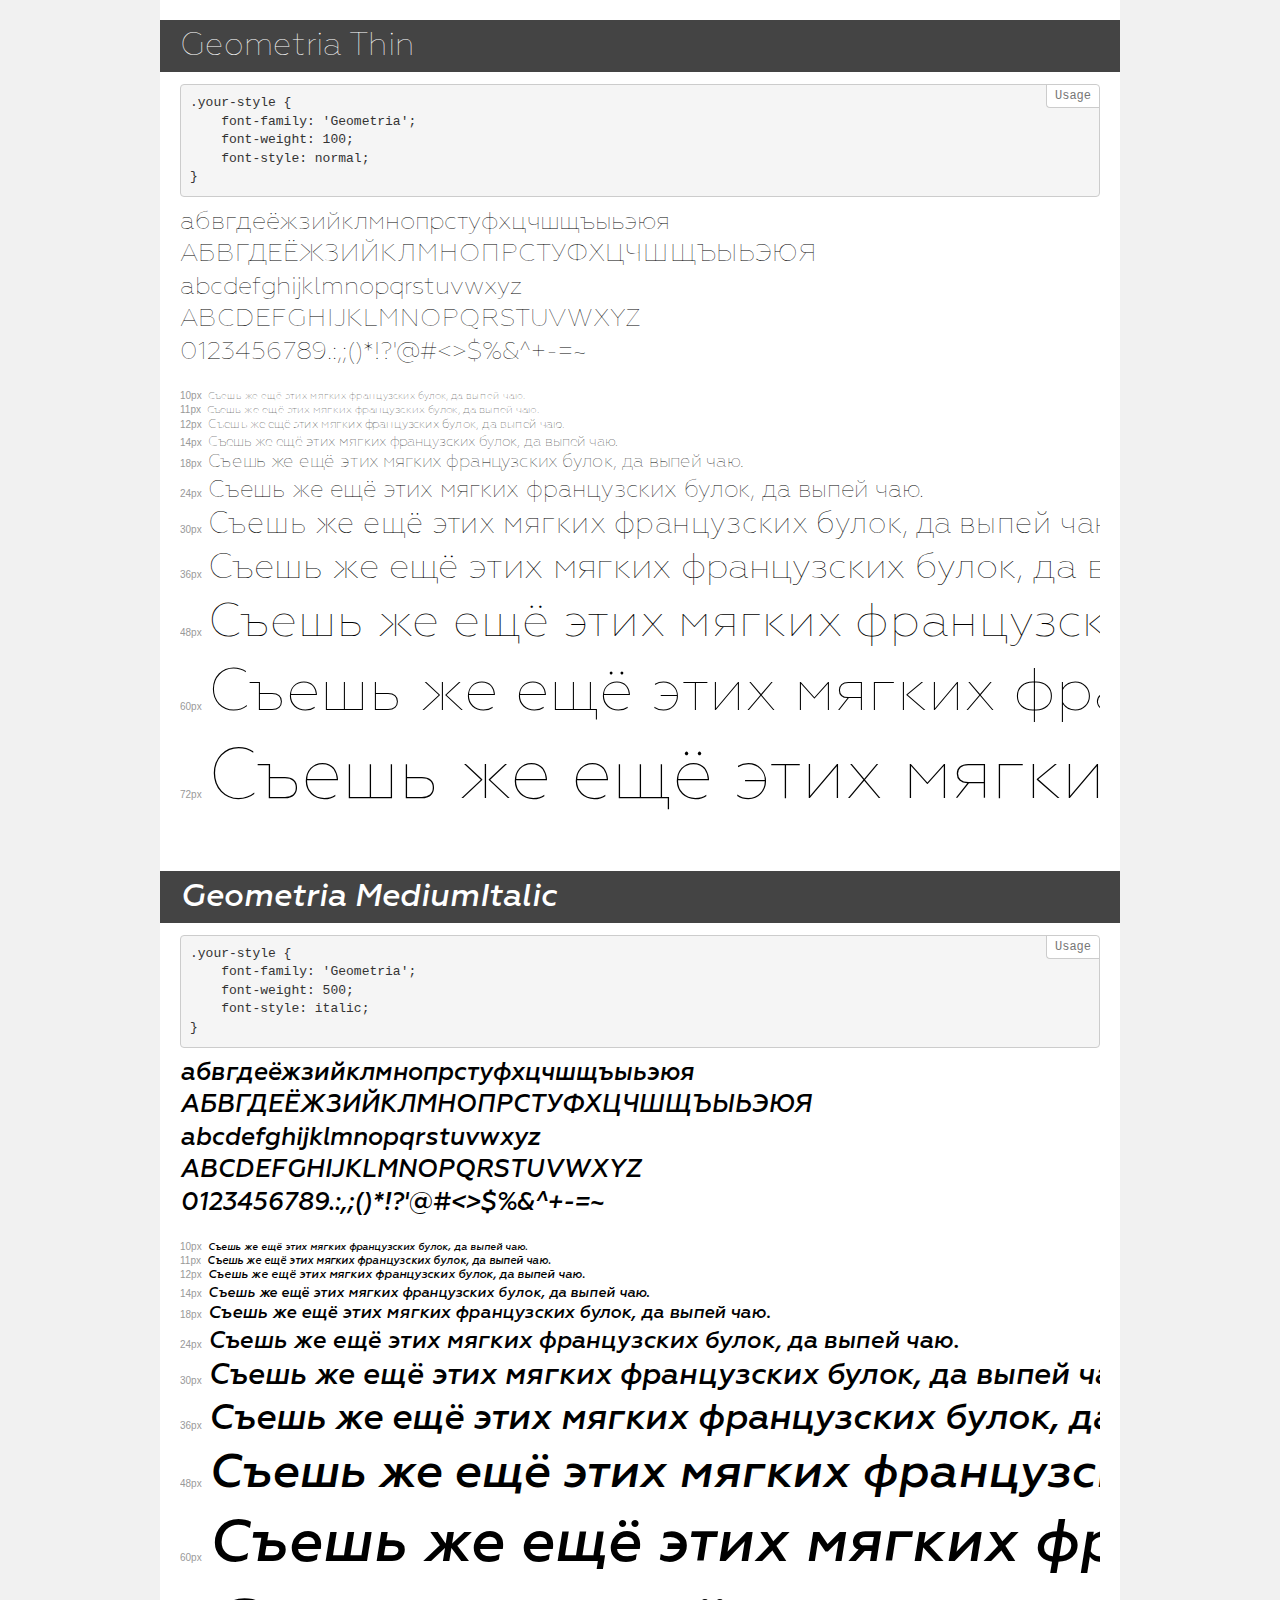
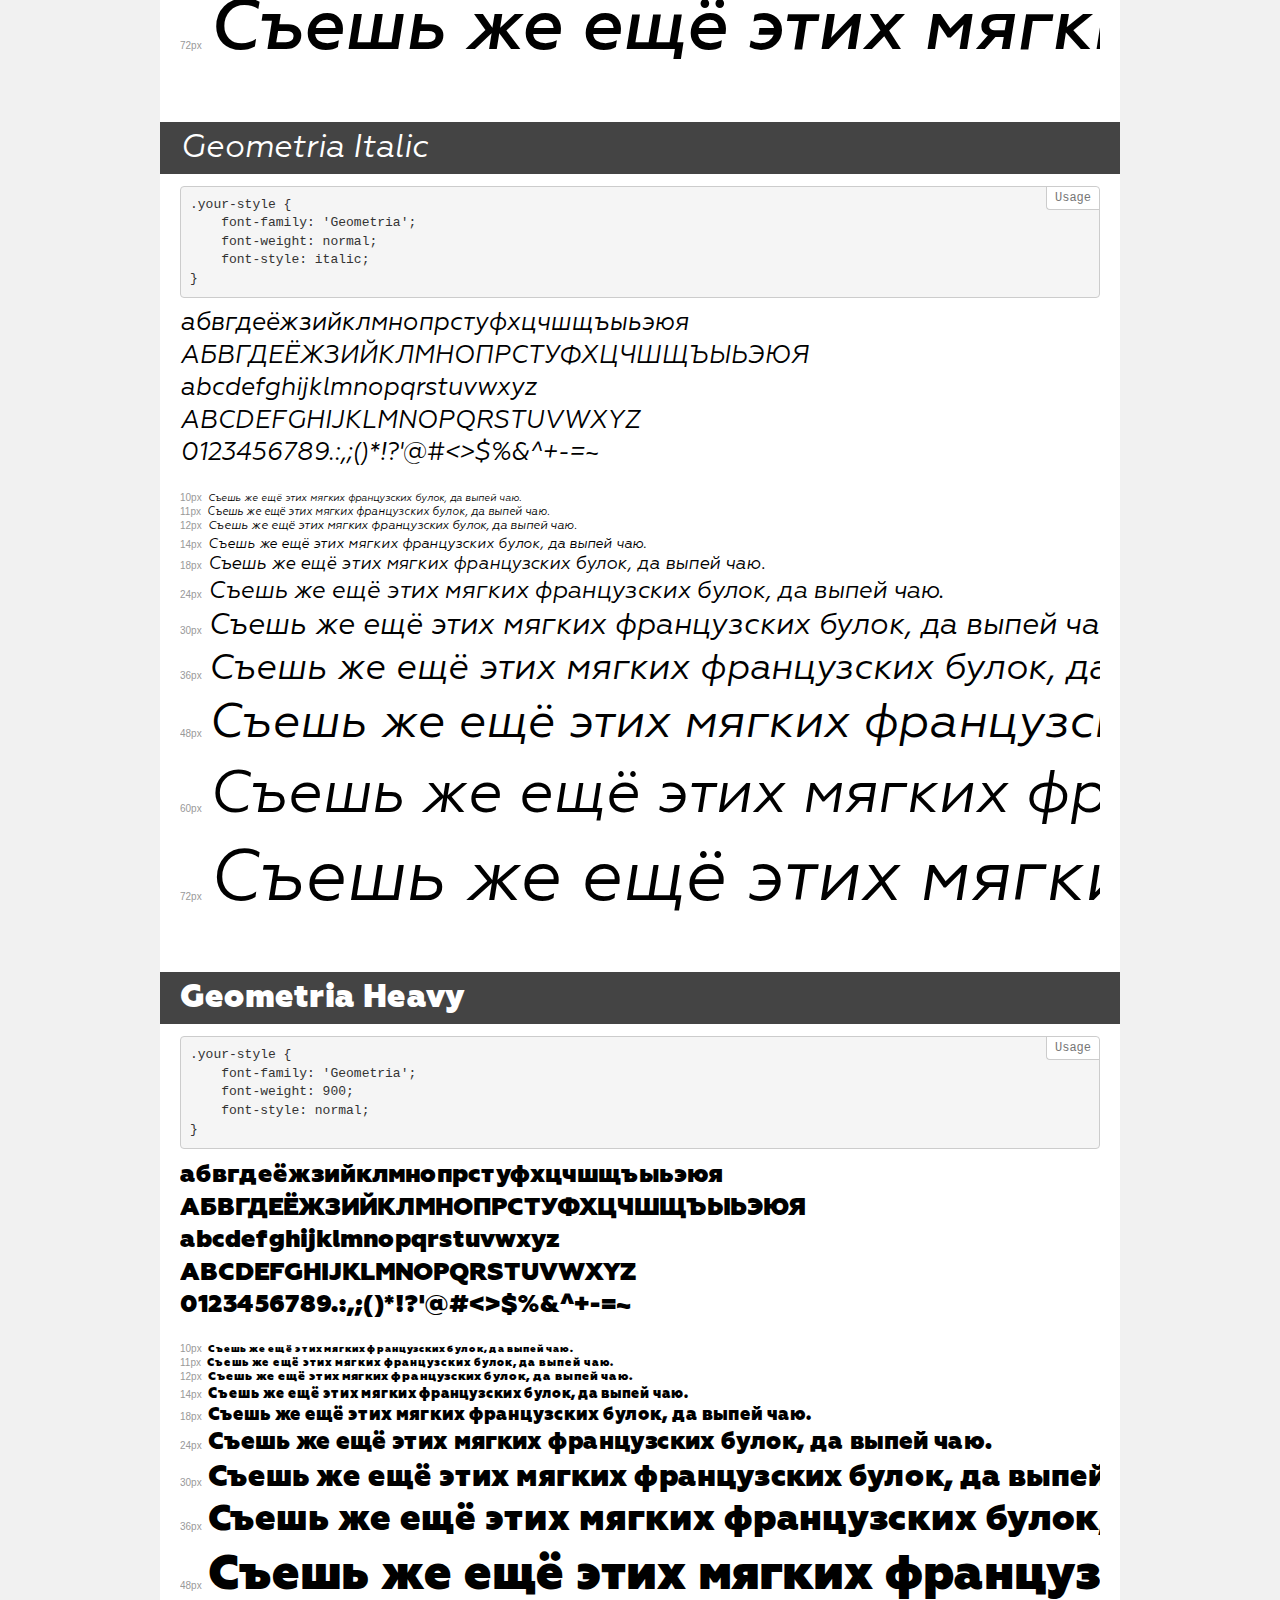
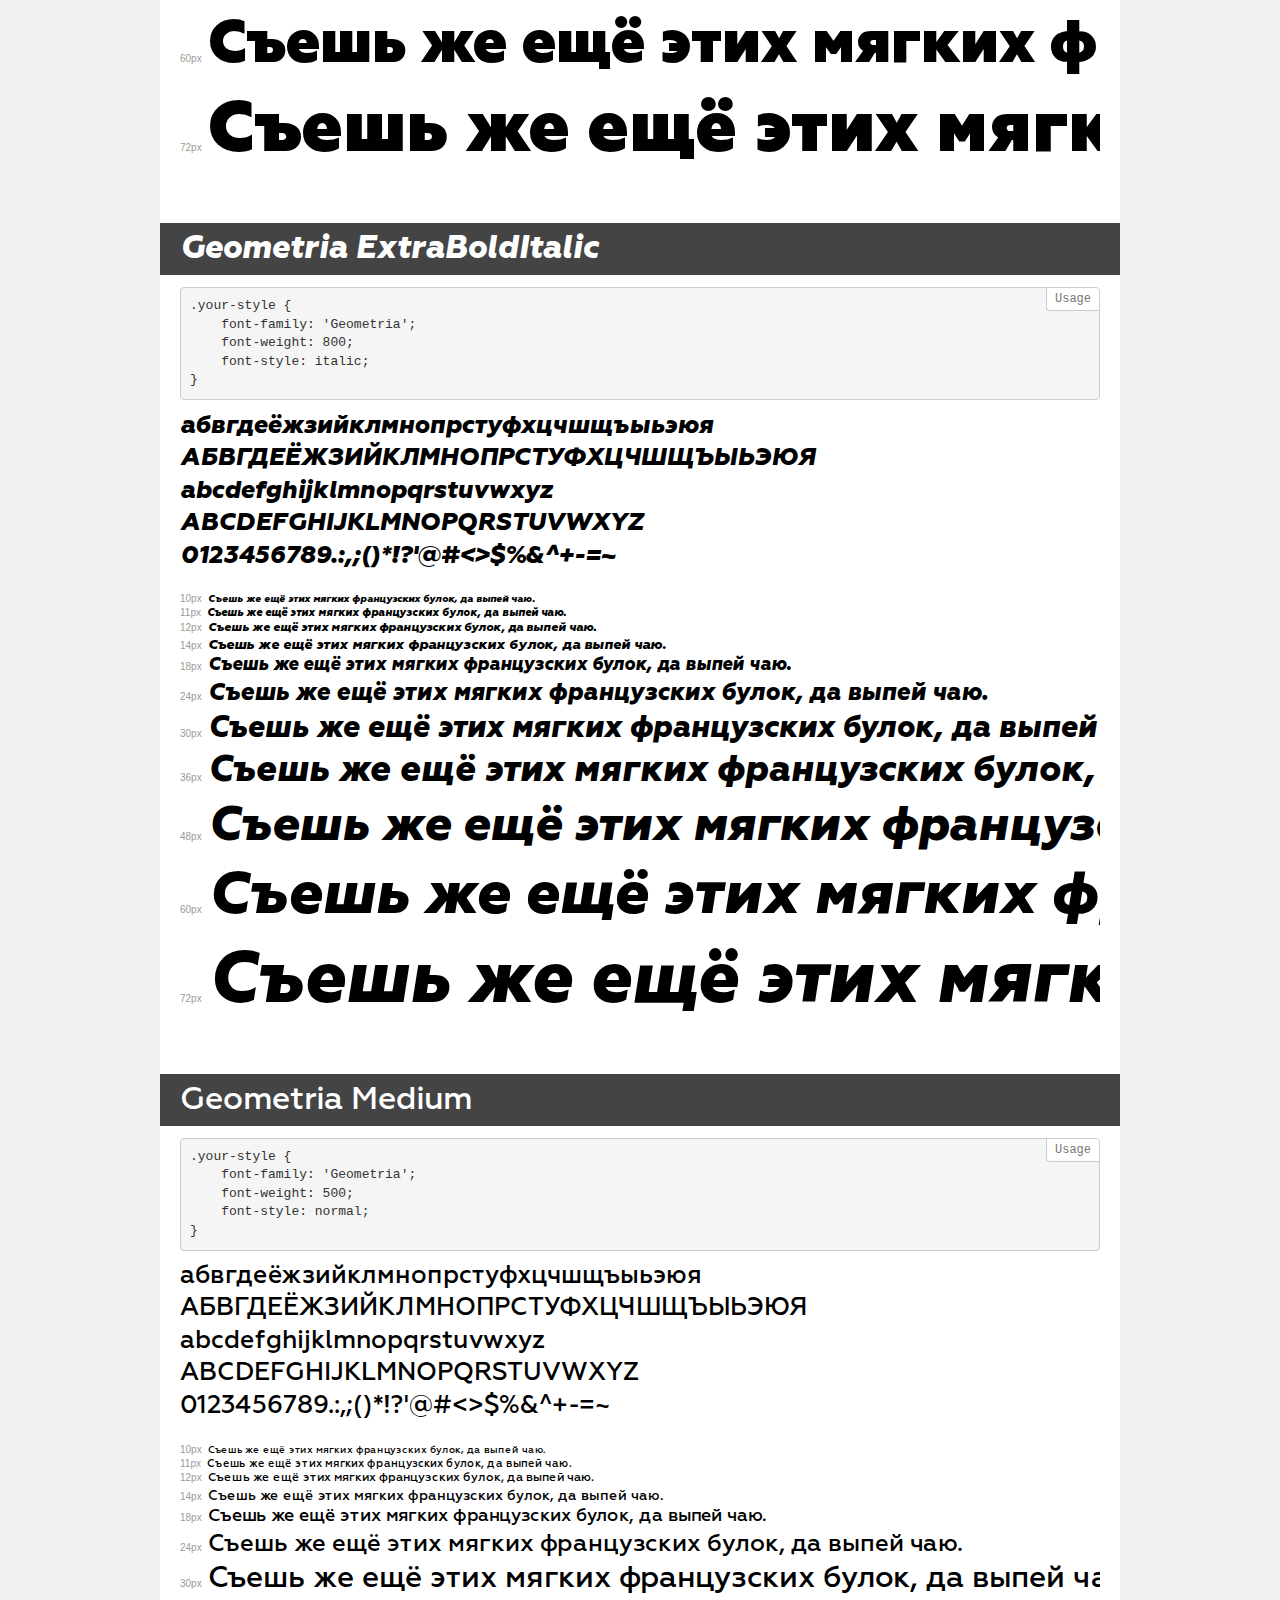
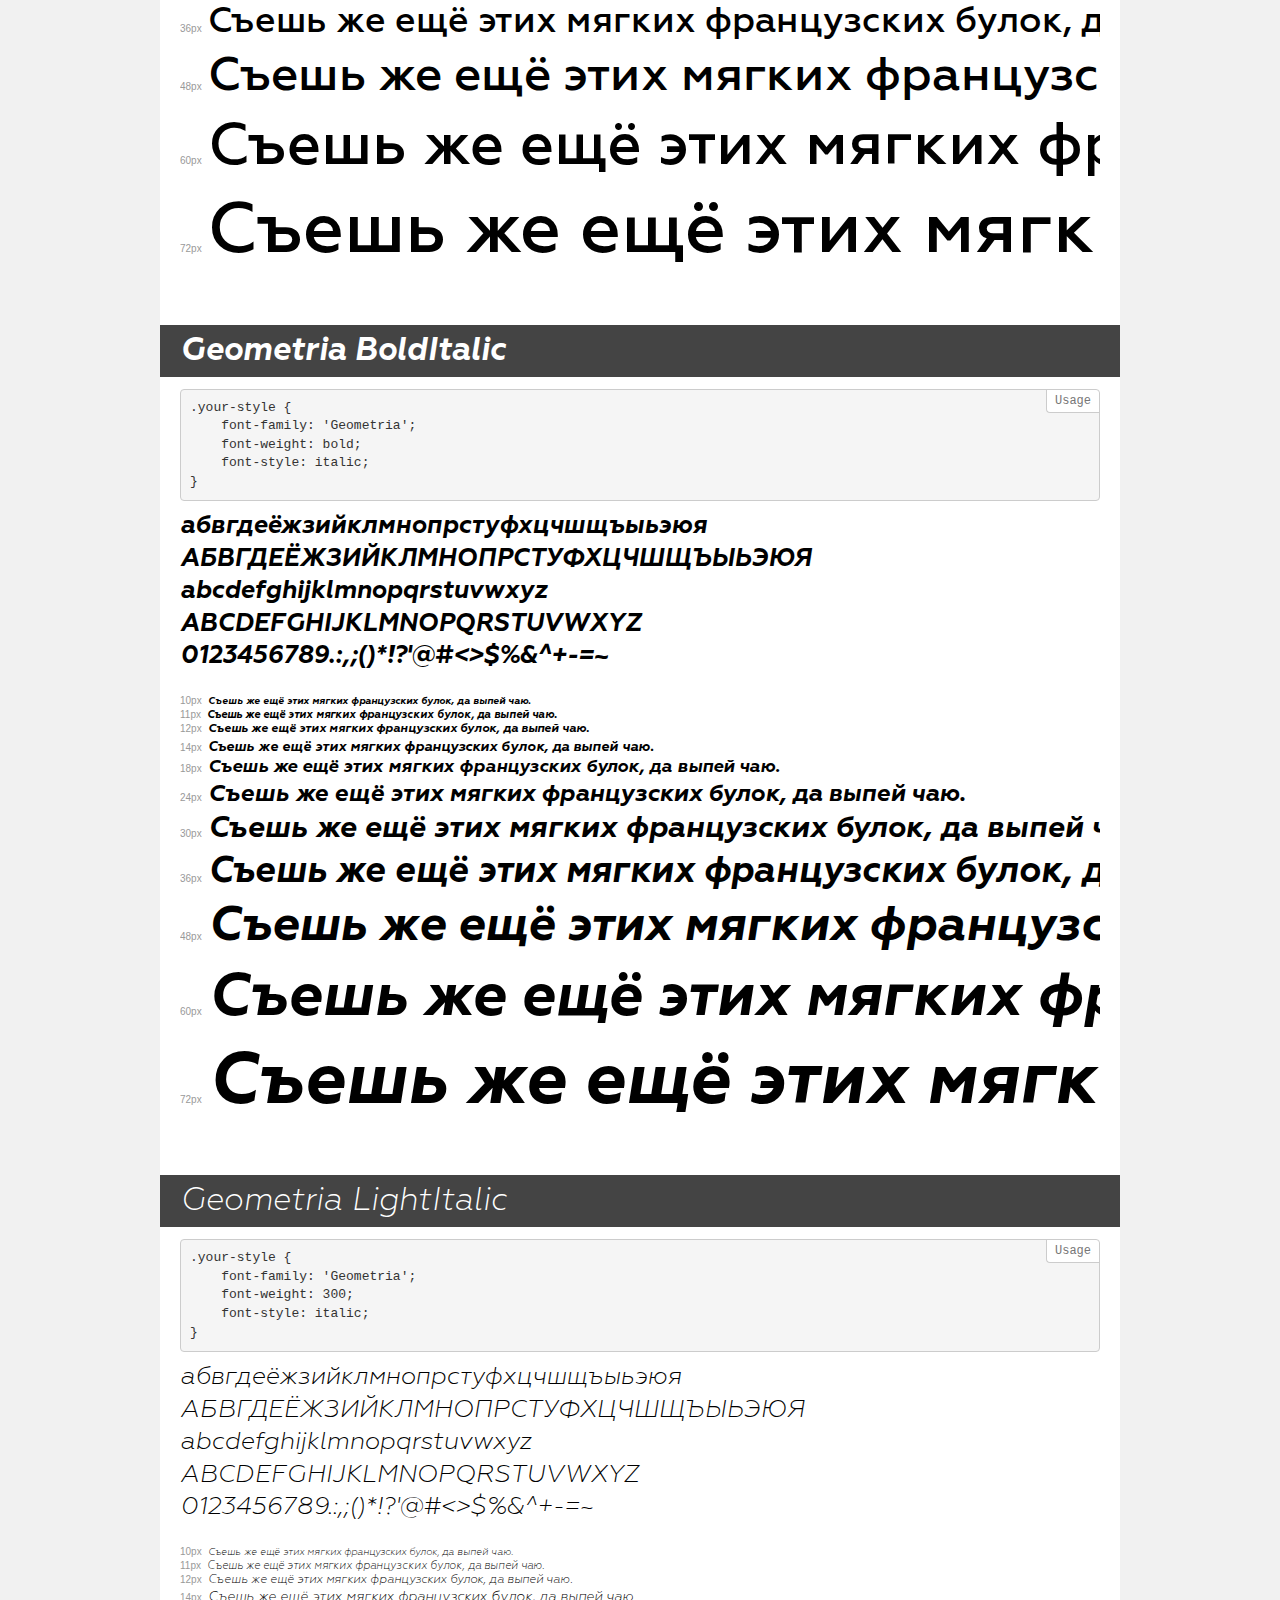
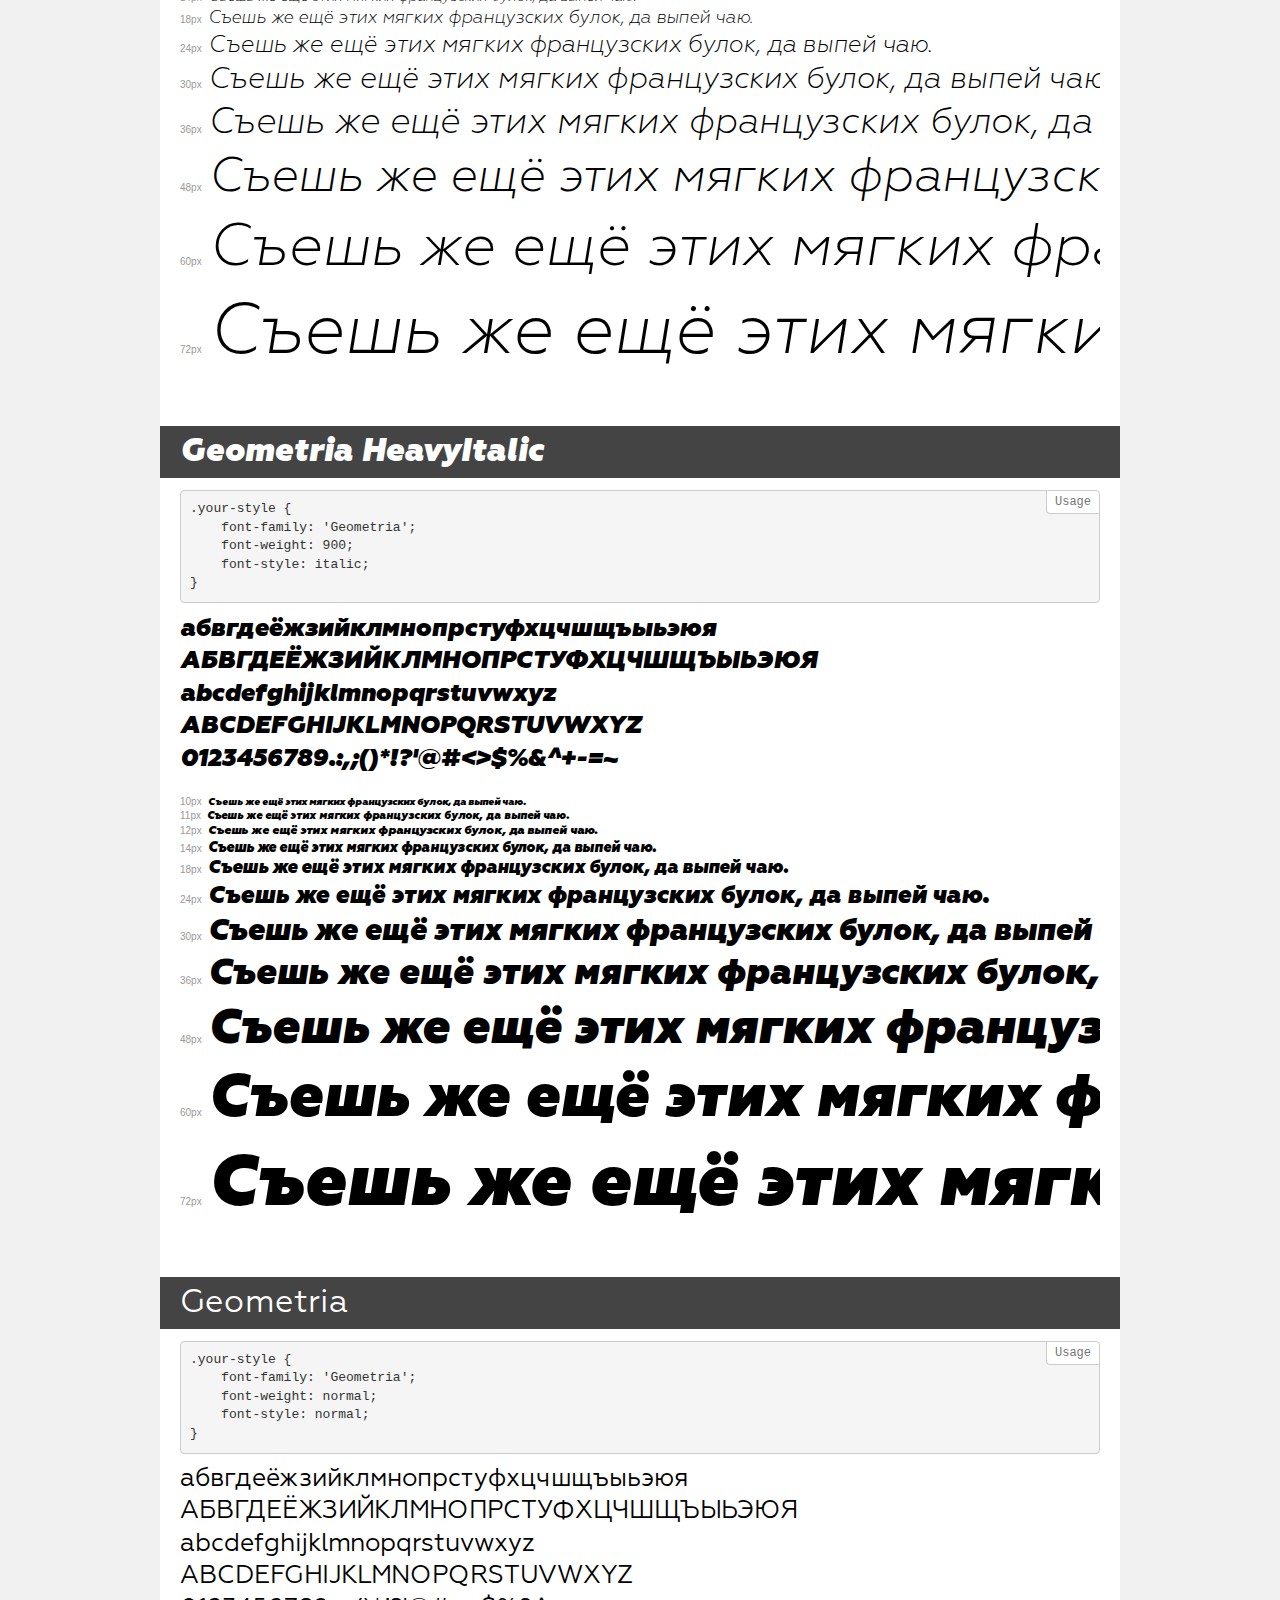
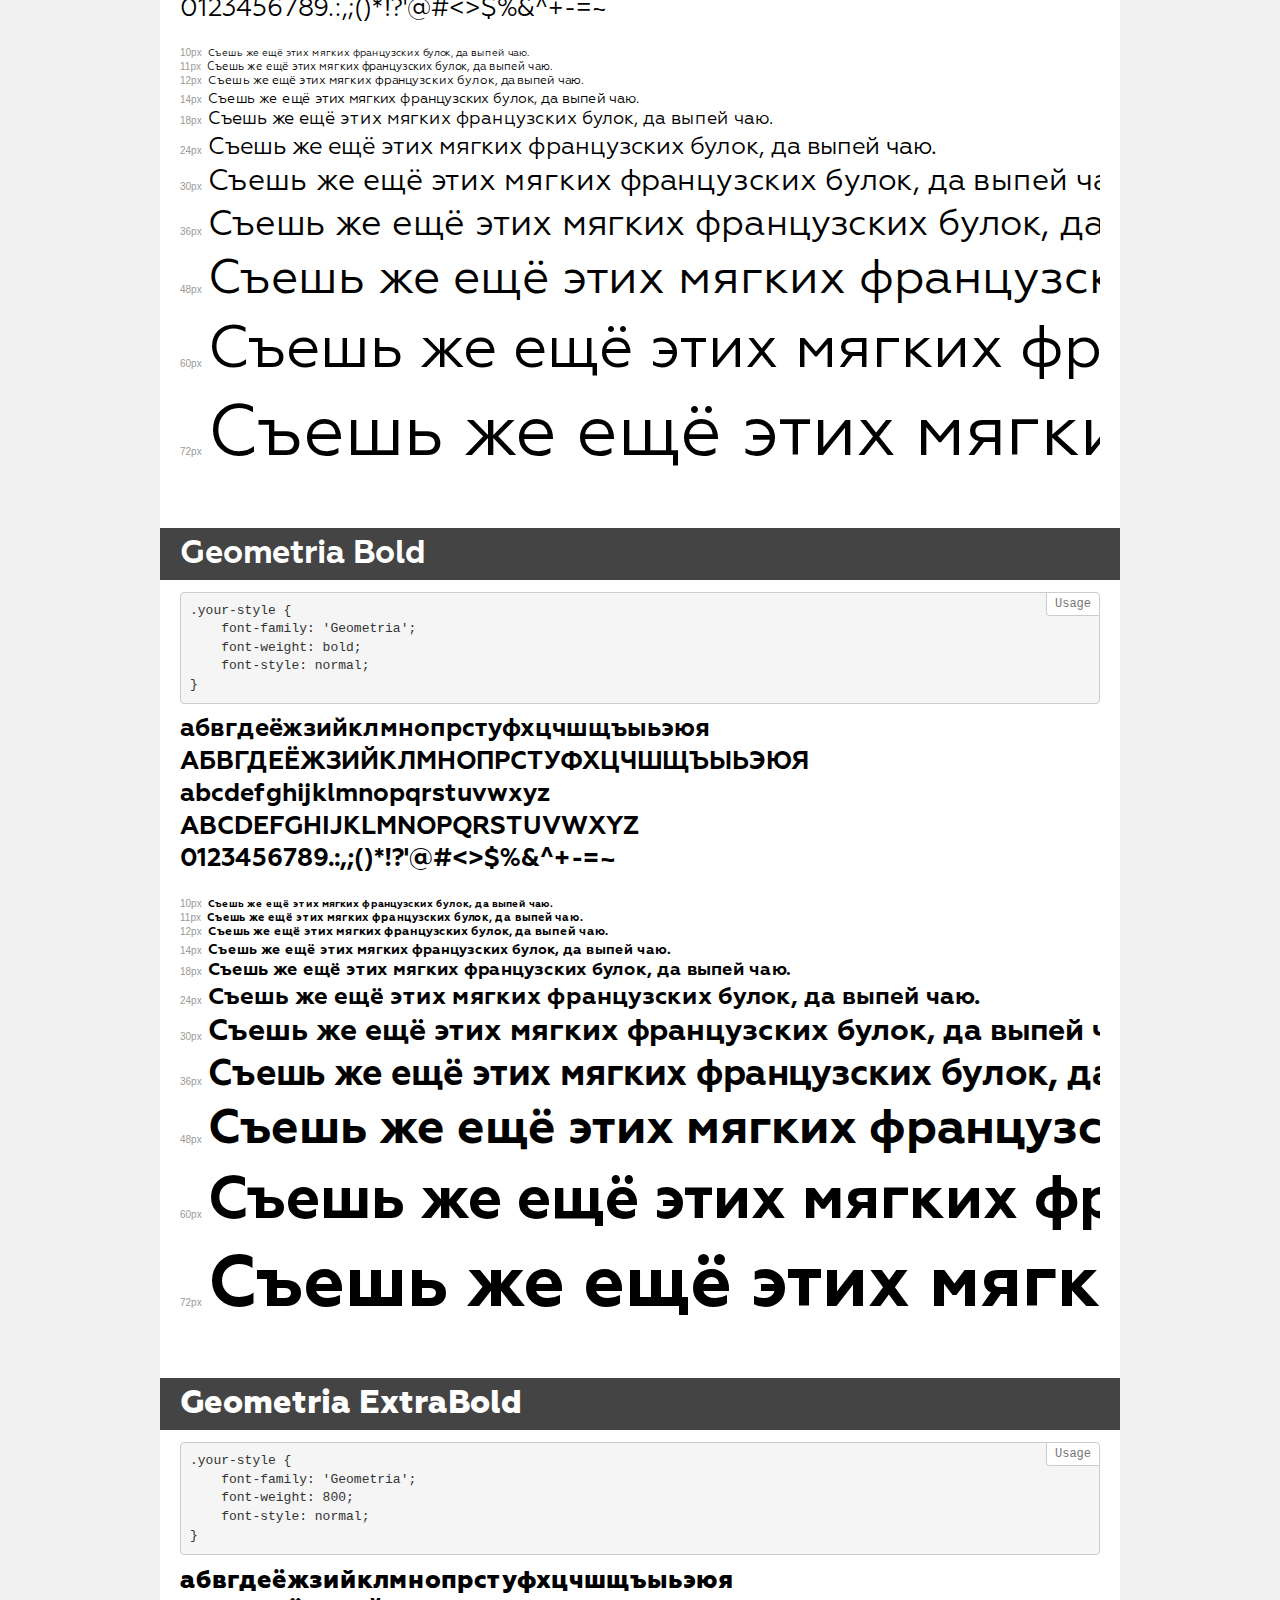
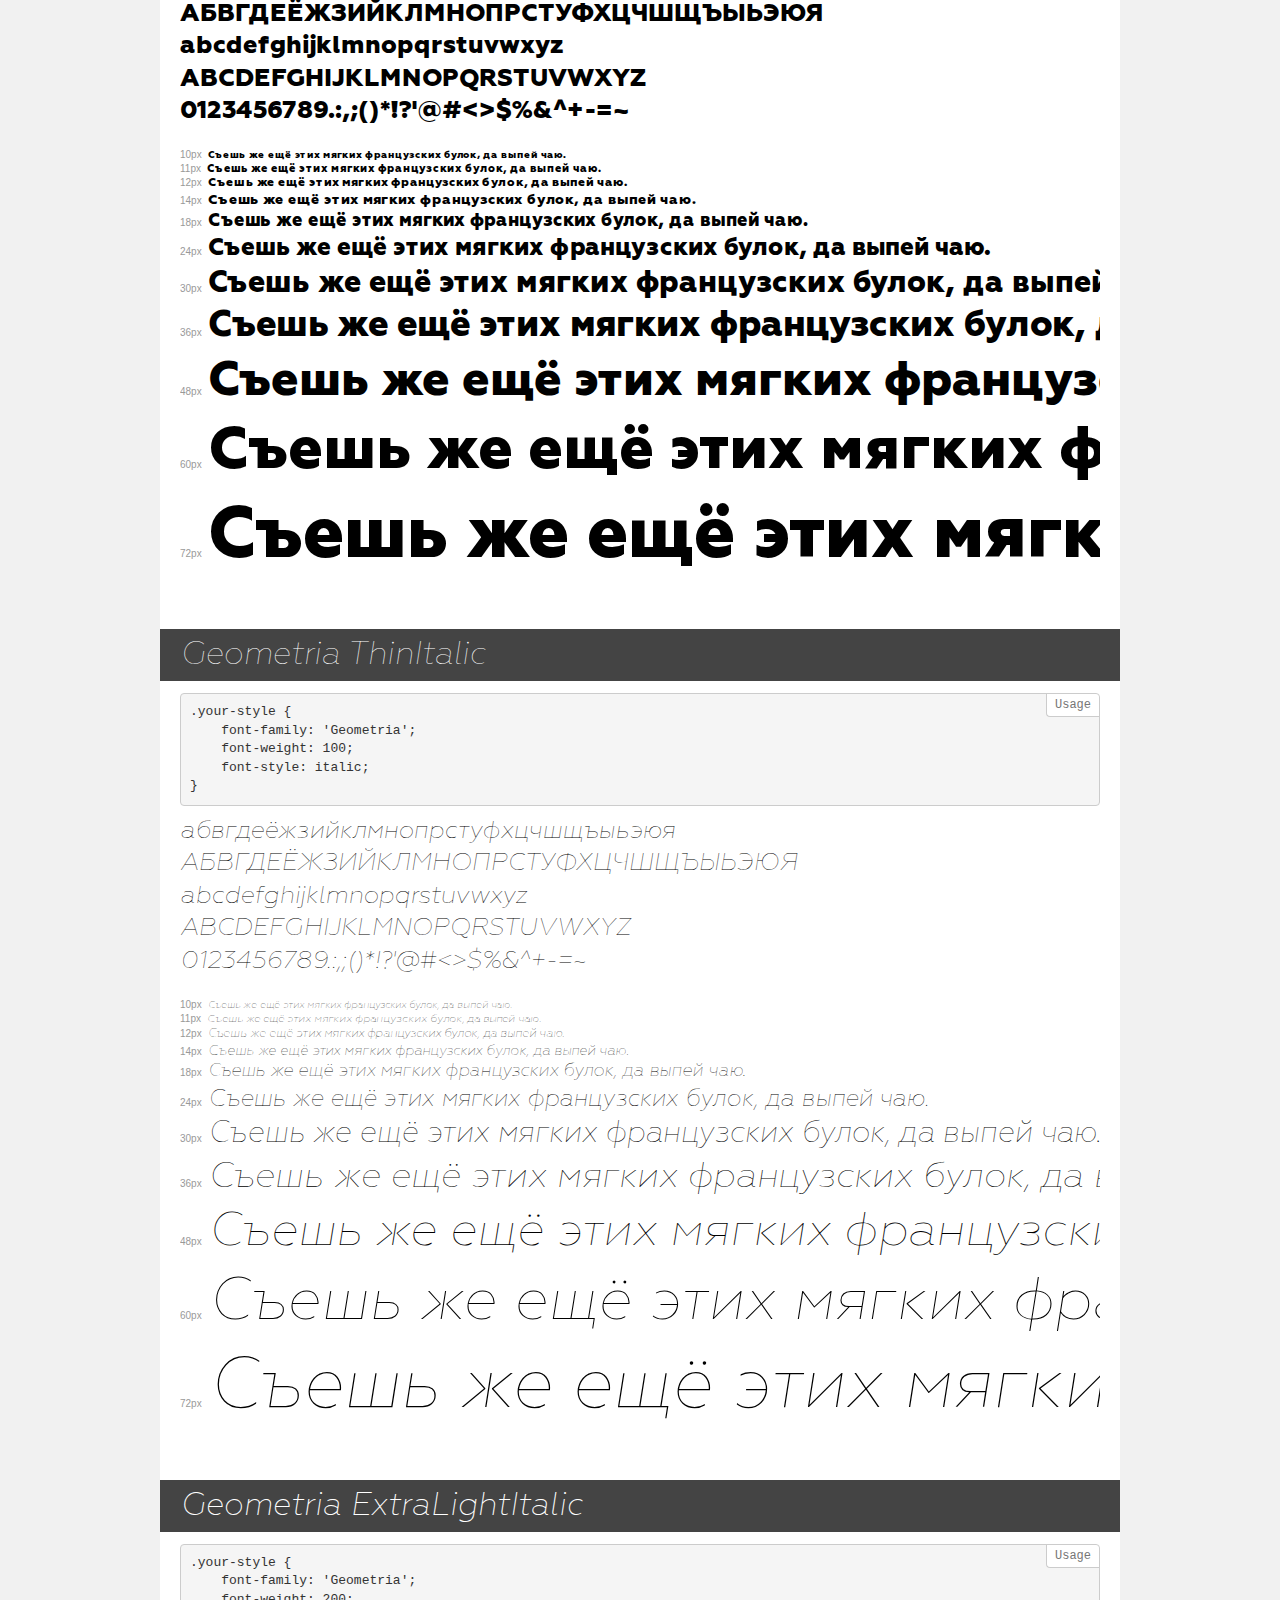
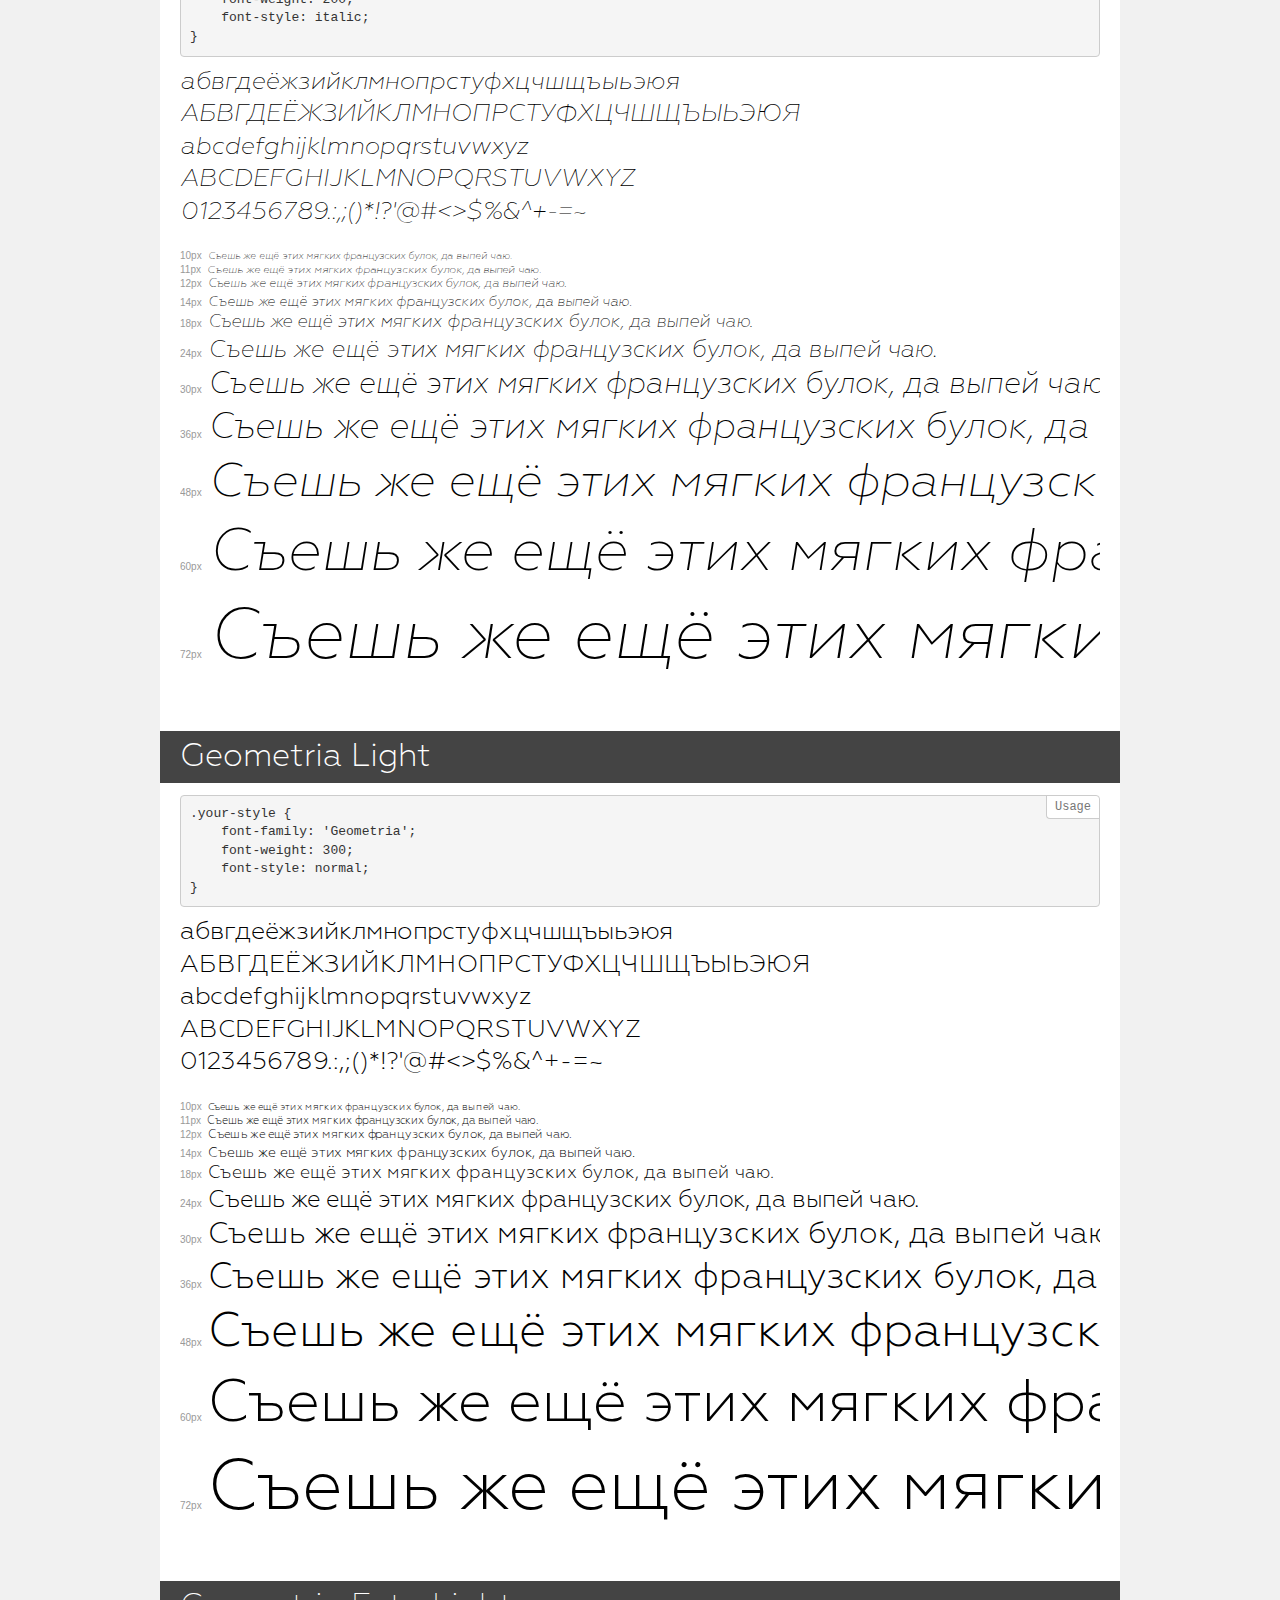
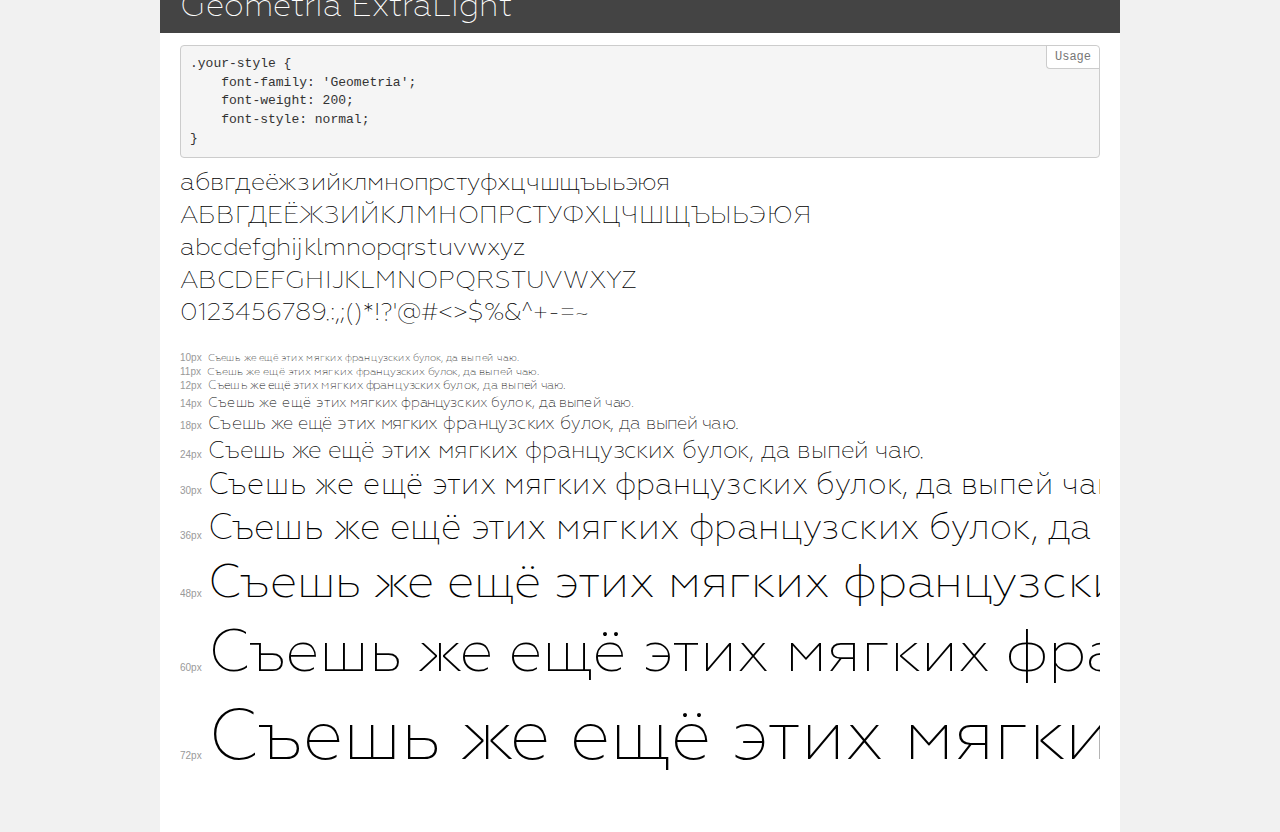
<file: fonts/Geometria/demo.html>
<!DOCTYPE html>
<html>
<head>
	<meta charset="utf-8">
	<meta http-equiv="X-UA-Compatible" content="IE=edge">
	<meta name="viewport" content="width=device-width, initial-scale=1">
	<meta name="robots" content="noindex, noarchive">
	<title>Transfonter demo</title>
	<link href="stylesheet.css" rel="stylesheet">
	<style>
		/*
		http://meyerweb.com/eric/tools/css/reset/
		v2.0 | 20110126
		License: none (public domain)
		*/
		html, body, div, span, applet, object, iframe,
		h1, h2, h3, h4, h5, h6, p, blockquote, pre,
		a, abbr, acronym, address, big, cite, code,
		del, dfn, em, img, ins, kbd, q, s, samp,
		small, strike, strong, sub, sup, tt, var,
		b, u, i, center,
		dl, dt, dd, ol, ul, li,
		fieldset, form, label, legend,
		table, caption, tbody, tfoot, thead, tr, th, td,
		article, aside, canvas, details, embed,
		figure, figcaption, footer, header, hgroup,
		menu, nav, output, ruby, section, summary,
		time, mark, audio, video {
			margin: 0;
			padding: 0;
			border: 0;
			font-size: 100%;
			font: inherit;
			vertical-align: baseline;
		}
		/* HTML5 display-role reset for older browsers */
		article, aside, details, figcaption, figure,
		footer, header, hgroup, menu, nav, section {
			display: block;
		}
		body {
			line-height: 1;
		}
		ol, ul {
			list-style: none;
		}
		blockquote, q {
			quotes: none;
		}
		blockquote:before, blockquote:after,
		q:before, q:after {
			content: '';
			content: none;
		}
		table {
			border-collapse: collapse;
			border-spacing: 0;
		}
		/* common styles */
		body {
			background: #f1f1f1;
			color: #000;
		}
		.page {
			background: #fff;
			width: 920px;
			margin: 0 auto;
			padding: 20px 20px 0 20px;
			overflow: hidden;
		}
		.font-container {
			overflow-x: auto;
			overflow-y: hidden;
			margin-bottom: 40px;
			line-height: 1.3;
			white-space: nowrap;
			padding-bottom: 5px;
		}
		h1 {
			position: relative;
			background: #444;
			font-size: 32px;
			color: #fff;
			padding: 10px 20px;
			margin: 0 -20px 12px -20px;
		}
		.letters {
			font-size: 25px;
			margin-bottom: 20px;
		}
		.s10:before {
			content: '10px';
		}
		.s11:before {
			content: '11px';
		}
		.s12:before {
			content: '12px';
		}
		.s14:before {
			content: '14px';
		}
		.s18:before {
			content: '18px';
		}
		.s24:before {
			content: '24px';
		}
		.s30:before {
			content: '30px';
		}
		.s36:before {
			content: '36px';
		}
		.s48:before {
			content: '48px';
		}
		.s60:before {
			content: '60px';
		}
		.s72:before {
			content: '72px';
		}
		.s10:before, .s11:before, .s12:before, .s14:before,
		.s18:before, .s24:before, .s30:before, .s36:before,
		.s48:before, .s60:before, .s72:before {
			font-family: Arial, sans-serif;
			font-size: 10px;
			font-weight: normal;
			font-style: normal;
			color: #999;
			padding-right: 6px;
		}
		pre {
			display: block;
			position: relative;
			padding: 9px;
			margin: 0 0 10px;
			font-family: Monaco, Menlo, Consolas, "Courier New", monospace !important;
			font-size: 13px;
			line-height: 1.428571429;
			color: #333;
			font-weight: normal !important;
			font-style: normal !important;
			background-color: #f5f5f5;
			border: 1px solid #ccc;
			overflow-x: auto;
			border-radius: 4px;
		}
		pre:after {
			display: block;
			position: absolute;
			right: 0;
			top: 0;
			content: 'Usage';
			line-height: 1;
			padding: 5px 8px;
			font-size: 12px;
			color: #767676;
			background-color: #fff;
			border: 1px solid #ccc;
			border-right: none;
			border-top: none;
			border-radius: 0 4px 0 4px;
			z-index: 10;
		}
		/* responsive */
		@media (max-width: 959px) {
			.page {
				width: auto;
				margin: 0;
			}
		}
	</style>
</head>
<body>
<div class="page">
	<div class="demo" style="font-family: 'Geometria'; font-weight: 100; font-style: normal;">
		<h1>Geometria Thin</h1>
		<pre>.your-style {
    font-family: 'Geometria';
    font-weight: 100;
    font-style: normal;
}</pre>
		<div class="font-container">
			<p class="letters">
				абвгдеёжзийклмнопрстуфхцчшщъыьэюя <br />
				АБВГДЕЁЖЗИЙКЛМНОПРСТУФХЦЧШЩЪЫЬЭЮЯ <br />
				abcdefghijklmnopqrstuvwxyz <br />
				ABCDEFGHIJKLMNOPQRSTUVWXYZ <br />				0123456789.:,;()*!?'@#<>$%&^+-=~
			</p>
			<p class="s10" style="font-size: 10px;">Съешь же ещё этих мягких французских булок, да выпей чаю.</p>
			<p class="s11" style="font-size: 11px;">Съешь же ещё этих мягких французских булок, да выпей чаю.</p>
			<p class="s12" style="font-size: 12px;">Съешь же ещё этих мягких французских булок, да выпей чаю.</p>
			<p class="s14" style="font-size: 14px;">Съешь же ещё этих мягких французских булок, да выпей чаю.</p>
			<p class="s18" style="font-size: 18px;">Съешь же ещё этих мягких французских булок, да выпей чаю.</p>
			<p class="s24" style="font-size: 24px;">Съешь же ещё этих мягких французских булок, да выпей чаю.</p>
			<p class="s30" style="font-size: 30px;">Съешь же ещё этих мягких французских булок, да выпей чаю.</p>
			<p class="s36" style="font-size: 36px;">Съешь же ещё этих мягких французских булок, да выпей чаю.</p>
			<p class="s48" style="font-size: 48px;">Съешь же ещё этих мягких французских булок, да выпей чаю.</p>
			<p class="s60" style="font-size: 60px;">Съешь же ещё этих мягких французских булок, да выпей чаю.</p>
			<p class="s72" style="font-size: 72px;">Съешь же ещё этих мягких французских булок, да выпей чаю.</p>
		</div>
	</div>
	<div class="demo" style="font-family: 'Geometria'; font-weight: 500; font-style: italic;">
		<h1>Geometria MediumItalic</h1>
		<pre>.your-style {
    font-family: 'Geometria';
    font-weight: 500;
    font-style: italic;
}</pre>
		<div class="font-container">
			<p class="letters">
				абвгдеёжзийклмнопрстуфхцчшщъыьэюя <br />
				АБВГДЕЁЖЗИЙКЛМНОПРСТУФХЦЧШЩЪЫЬЭЮЯ <br />
				abcdefghijklmnopqrstuvwxyz <br />
				ABCDEFGHIJKLMNOPQRSTUVWXYZ <br />				0123456789.:,;()*!?'@#<>$%&^+-=~
			</p>
			<p class="s10" style="font-size: 10px;">Съешь же ещё этих мягких французских булок, да выпей чаю.</p>
			<p class="s11" style="font-size: 11px;">Съешь же ещё этих мягких французских булок, да выпей чаю.</p>
			<p class="s12" style="font-size: 12px;">Съешь же ещё этих мягких французских булок, да выпей чаю.</p>
			<p class="s14" style="font-size: 14px;">Съешь же ещё этих мягких французских булок, да выпей чаю.</p>
			<p class="s18" style="font-size: 18px;">Съешь же ещё этих мягких французских булок, да выпей чаю.</p>
			<p class="s24" style="font-size: 24px;">Съешь же ещё этих мягких французских булок, да выпей чаю.</p>
			<p class="s30" style="font-size: 30px;">Съешь же ещё этих мягких французских булок, да выпей чаю.</p>
			<p class="s36" style="font-size: 36px;">Съешь же ещё этих мягких французских булок, да выпей чаю.</p>
			<p class="s48" style="font-size: 48px;">Съешь же ещё этих мягких французских булок, да выпей чаю.</p>
			<p class="s60" style="font-size: 60px;">Съешь же ещё этих мягких французских булок, да выпей чаю.</p>
			<p class="s72" style="font-size: 72px;">Съешь же ещё этих мягких французских булок, да выпей чаю.</p>
		</div>
	</div>
	<div class="demo" style="font-family: 'Geometria'; font-weight: normal; font-style: italic;">
		<h1>Geometria Italic</h1>
		<pre>.your-style {
    font-family: 'Geometria';
    font-weight: normal;
    font-style: italic;
}</pre>
		<div class="font-container">
			<p class="letters">
				абвгдеёжзийклмнопрстуфхцчшщъыьэюя <br />
				АБВГДЕЁЖЗИЙКЛМНОПРСТУФХЦЧШЩЪЫЬЭЮЯ <br />
				abcdefghijklmnopqrstuvwxyz <br />
				ABCDEFGHIJKLMNOPQRSTUVWXYZ <br />				0123456789.:,;()*!?'@#<>$%&^+-=~
			</p>
			<p class="s10" style="font-size: 10px;">Съешь же ещё этих мягких французских булок, да выпей чаю.</p>
			<p class="s11" style="font-size: 11px;">Съешь же ещё этих мягких французских булок, да выпей чаю.</p>
			<p class="s12" style="font-size: 12px;">Съешь же ещё этих мягких французских булок, да выпей чаю.</p>
			<p class="s14" style="font-size: 14px;">Съешь же ещё этих мягких французских булок, да выпей чаю.</p>
			<p class="s18" style="font-size: 18px;">Съешь же ещё этих мягких французских булок, да выпей чаю.</p>
			<p class="s24" style="font-size: 24px;">Съешь же ещё этих мягких французских булок, да выпей чаю.</p>
			<p class="s30" style="font-size: 30px;">Съешь же ещё этих мягких французских булок, да выпей чаю.</p>
			<p class="s36" style="font-size: 36px;">Съешь же ещё этих мягких французских булок, да выпей чаю.</p>
			<p class="s48" style="font-size: 48px;">Съешь же ещё этих мягких французских булок, да выпей чаю.</p>
			<p class="s60" style="font-size: 60px;">Съешь же ещё этих мягких французских булок, да выпей чаю.</p>
			<p class="s72" style="font-size: 72px;">Съешь же ещё этих мягких французских булок, да выпей чаю.</p>
		</div>
	</div>
	<div class="demo" style="font-family: 'Geometria'; font-weight: 900; font-style: normal;">
		<h1>Geometria Heavy</h1>
		<pre>.your-style {
    font-family: 'Geometria';
    font-weight: 900;
    font-style: normal;
}</pre>
		<div class="font-container">
			<p class="letters">
				абвгдеёжзийклмнопрстуфхцчшщъыьэюя <br />
				АБВГДЕЁЖЗИЙКЛМНОПРСТУФХЦЧШЩЪЫЬЭЮЯ <br />
				abcdefghijklmnopqrstuvwxyz <br />
				ABCDEFGHIJKLMNOPQRSTUVWXYZ <br />				0123456789.:,;()*!?'@#<>$%&^+-=~
			</p>
			<p class="s10" style="font-size: 10px;">Съешь же ещё этих мягких французских булок, да выпей чаю.</p>
			<p class="s11" style="font-size: 11px;">Съешь же ещё этих мягких французских булок, да выпей чаю.</p>
			<p class="s12" style="font-size: 12px;">Съешь же ещё этих мягких французских булок, да выпей чаю.</p>
			<p class="s14" style="font-size: 14px;">Съешь же ещё этих мягких французских булок, да выпей чаю.</p>
			<p class="s18" style="font-size: 18px;">Съешь же ещё этих мягких французских булок, да выпей чаю.</p>
			<p class="s24" style="font-size: 24px;">Съешь же ещё этих мягких французских булок, да выпей чаю.</p>
			<p class="s30" style="font-size: 30px;">Съешь же ещё этих мягких французских булок, да выпей чаю.</p>
			<p class="s36" style="font-size: 36px;">Съешь же ещё этих мягких французских булок, да выпей чаю.</p>
			<p class="s48" style="font-size: 48px;">Съешь же ещё этих мягких французских булок, да выпей чаю.</p>
			<p class="s60" style="font-size: 60px;">Съешь же ещё этих мягких французских булок, да выпей чаю.</p>
			<p class="s72" style="font-size: 72px;">Съешь же ещё этих мягких французских булок, да выпей чаю.</p>
		</div>
	</div>
	<div class="demo" style="font-family: 'Geometria'; font-weight: 800; font-style: italic;">
		<h1>Geometria ExtraBoldItalic</h1>
		<pre>.your-style {
    font-family: 'Geometria';
    font-weight: 800;
    font-style: italic;
}</pre>
		<div class="font-container">
			<p class="letters">
				абвгдеёжзийклмнопрстуфхцчшщъыьэюя <br />
				АБВГДЕЁЖЗИЙКЛМНОПРСТУФХЦЧШЩЪЫЬЭЮЯ <br />
				abcdefghijklmnopqrstuvwxyz <br />
				ABCDEFGHIJKLMNOPQRSTUVWXYZ <br />				0123456789.:,;()*!?'@#<>$%&^+-=~
			</p>
			<p class="s10" style="font-size: 10px;">Съешь же ещё этих мягких французских булок, да выпей чаю.</p>
			<p class="s11" style="font-size: 11px;">Съешь же ещё этих мягких французских булок, да выпей чаю.</p>
			<p class="s12" style="font-size: 12px;">Съешь же ещё этих мягких французских булок, да выпей чаю.</p>
			<p class="s14" style="font-size: 14px;">Съешь же ещё этих мягких французских булок, да выпей чаю.</p>
			<p class="s18" style="font-size: 18px;">Съешь же ещё этих мягких французских булок, да выпей чаю.</p>
			<p class="s24" style="font-size: 24px;">Съешь же ещё этих мягких французских булок, да выпей чаю.</p>
			<p class="s30" style="font-size: 30px;">Съешь же ещё этих мягких французских булок, да выпей чаю.</p>
			<p class="s36" style="font-size: 36px;">Съешь же ещё этих мягких французских булок, да выпей чаю.</p>
			<p class="s48" style="font-size: 48px;">Съешь же ещё этих мягких французских булок, да выпей чаю.</p>
			<p class="s60" style="font-size: 60px;">Съешь же ещё этих мягких французских булок, да выпей чаю.</p>
			<p class="s72" style="font-size: 72px;">Съешь же ещё этих мягких французских булок, да выпей чаю.</p>
		</div>
	</div>
	<div class="demo" style="font-family: 'Geometria'; font-weight: 500; font-style: normal;">
		<h1>Geometria Medium</h1>
		<pre>.your-style {
    font-family: 'Geometria';
    font-weight: 500;
    font-style: normal;
}</pre>
		<div class="font-container">
			<p class="letters">
				абвгдеёжзийклмнопрстуфхцчшщъыьэюя <br />
				АБВГДЕЁЖЗИЙКЛМНОПРСТУФХЦЧШЩЪЫЬЭЮЯ <br />
				abcdefghijklmnopqrstuvwxyz <br />
				ABCDEFGHIJKLMNOPQRSTUVWXYZ <br />				0123456789.:,;()*!?'@#<>$%&^+-=~
			</p>
			<p class="s10" style="font-size: 10px;">Съешь же ещё этих мягких французских булок, да выпей чаю.</p>
			<p class="s11" style="font-size: 11px;">Съешь же ещё этих мягких французских булок, да выпей чаю.</p>
			<p class="s12" style="font-size: 12px;">Съешь же ещё этих мягких французских булок, да выпей чаю.</p>
			<p class="s14" style="font-size: 14px;">Съешь же ещё этих мягких французских булок, да выпей чаю.</p>
			<p class="s18" style="font-size: 18px;">Съешь же ещё этих мягких французских булок, да выпей чаю.</p>
			<p class="s24" style="font-size: 24px;">Съешь же ещё этих мягких французских булок, да выпей чаю.</p>
			<p class="s30" style="font-size: 30px;">Съешь же ещё этих мягких французских булок, да выпей чаю.</p>
			<p class="s36" style="font-size: 36px;">Съешь же ещё этих мягких французских булок, да выпей чаю.</p>
			<p class="s48" style="font-size: 48px;">Съешь же ещё этих мягких французских булок, да выпей чаю.</p>
			<p class="s60" style="font-size: 60px;">Съешь же ещё этих мягких французских булок, да выпей чаю.</p>
			<p class="s72" style="font-size: 72px;">Съешь же ещё этих мягких французских булок, да выпей чаю.</p>
		</div>
	</div>
	<div class="demo" style="font-family: 'Geometria'; font-weight: bold; font-style: italic;">
		<h1>Geometria BoldItalic</h1>
		<pre>.your-style {
    font-family: 'Geometria';
    font-weight: bold;
    font-style: italic;
}</pre>
		<div class="font-container">
			<p class="letters">
				абвгдеёжзийклмнопрстуфхцчшщъыьэюя <br />
				АБВГДЕЁЖЗИЙКЛМНОПРСТУФХЦЧШЩЪЫЬЭЮЯ <br />
				abcdefghijklmnopqrstuvwxyz <br />
				ABCDEFGHIJKLMNOPQRSTUVWXYZ <br />				0123456789.:,;()*!?'@#<>$%&^+-=~
			</p>
			<p class="s10" style="font-size: 10px;">Съешь же ещё этих мягких французских булок, да выпей чаю.</p>
			<p class="s11" style="font-size: 11px;">Съешь же ещё этих мягких французских булок, да выпей чаю.</p>
			<p class="s12" style="font-size: 12px;">Съешь же ещё этих мягких французских булок, да выпей чаю.</p>
			<p class="s14" style="font-size: 14px;">Съешь же ещё этих мягких французских булок, да выпей чаю.</p>
			<p class="s18" style="font-size: 18px;">Съешь же ещё этих мягких французских булок, да выпей чаю.</p>
			<p class="s24" style="font-size: 24px;">Съешь же ещё этих мягких французских булок, да выпей чаю.</p>
			<p class="s30" style="font-size: 30px;">Съешь же ещё этих мягких французских булок, да выпей чаю.</p>
			<p class="s36" style="font-size: 36px;">Съешь же ещё этих мягких французских булок, да выпей чаю.</p>
			<p class="s48" style="font-size: 48px;">Съешь же ещё этих мягких французских булок, да выпей чаю.</p>
			<p class="s60" style="font-size: 60px;">Съешь же ещё этих мягких французских булок, да выпей чаю.</p>
			<p class="s72" style="font-size: 72px;">Съешь же ещё этих мягких французских булок, да выпей чаю.</p>
		</div>
	</div>
	<div class="demo" style="font-family: 'Geometria'; font-weight: 300; font-style: italic;">
		<h1>Geometria LightItalic</h1>
		<pre>.your-style {
    font-family: 'Geometria';
    font-weight: 300;
    font-style: italic;
}</pre>
		<div class="font-container">
			<p class="letters">
				абвгдеёжзийклмнопрстуфхцчшщъыьэюя <br />
				АБВГДЕЁЖЗИЙКЛМНОПРСТУФХЦЧШЩЪЫЬЭЮЯ <br />
				abcdefghijklmnopqrstuvwxyz <br />
				ABCDEFGHIJKLMNOPQRSTUVWXYZ <br />				0123456789.:,;()*!?'@#<>$%&^+-=~
			</p>
			<p class="s10" style="font-size: 10px;">Съешь же ещё этих мягких французских булок, да выпей чаю.</p>
			<p class="s11" style="font-size: 11px;">Съешь же ещё этих мягких французских булок, да выпей чаю.</p>
			<p class="s12" style="font-size: 12px;">Съешь же ещё этих мягких французских булок, да выпей чаю.</p>
			<p class="s14" style="font-size: 14px;">Съешь же ещё этих мягких французских булок, да выпей чаю.</p>
			<p class="s18" style="font-size: 18px;">Съешь же ещё этих мягких французских булок, да выпей чаю.</p>
			<p class="s24" style="font-size: 24px;">Съешь же ещё этих мягких французских булок, да выпей чаю.</p>
			<p class="s30" style="font-size: 30px;">Съешь же ещё этих мягких французских булок, да выпей чаю.</p>
			<p class="s36" style="font-size: 36px;">Съешь же ещё этих мягких французских булок, да выпей чаю.</p>
			<p class="s48" style="font-size: 48px;">Съешь же ещё этих мягких французских булок, да выпей чаю.</p>
			<p class="s60" style="font-size: 60px;">Съешь же ещё этих мягких французских булок, да выпей чаю.</p>
			<p class="s72" style="font-size: 72px;">Съешь же ещё этих мягких французских булок, да выпей чаю.</p>
		</div>
	</div>
	<div class="demo" style="font-family: 'Geometria'; font-weight: 900; font-style: italic;">
		<h1>Geometria HeavyItalic</h1>
		<pre>.your-style {
    font-family: 'Geometria';
    font-weight: 900;
    font-style: italic;
}</pre>
		<div class="font-container">
			<p class="letters">
				абвгдеёжзийклмнопрстуфхцчшщъыьэюя <br />
				АБВГДЕЁЖЗИЙКЛМНОПРСТУФХЦЧШЩЪЫЬЭЮЯ <br />
				abcdefghijklmnopqrstuvwxyz <br />
				ABCDEFGHIJKLMNOPQRSTUVWXYZ <br />				0123456789.:,;()*!?'@#<>$%&^+-=~
			</p>
			<p class="s10" style="font-size: 10px;">Съешь же ещё этих мягких французских булок, да выпей чаю.</p>
			<p class="s11" style="font-size: 11px;">Съешь же ещё этих мягких французских булок, да выпей чаю.</p>
			<p class="s12" style="font-size: 12px;">Съешь же ещё этих мягких французских булок, да выпей чаю.</p>
			<p class="s14" style="font-size: 14px;">Съешь же ещё этих мягких французских булок, да выпей чаю.</p>
			<p class="s18" style="font-size: 18px;">Съешь же ещё этих мягких французских булок, да выпей чаю.</p>
			<p class="s24" style="font-size: 24px;">Съешь же ещё этих мягких французских булок, да выпей чаю.</p>
			<p class="s30" style="font-size: 30px;">Съешь же ещё этих мягких французских булок, да выпей чаю.</p>
			<p class="s36" style="font-size: 36px;">Съешь же ещё этих мягких французских булок, да выпей чаю.</p>
			<p class="s48" style="font-size: 48px;">Съешь же ещё этих мягких французских булок, да выпей чаю.</p>
			<p class="s60" style="font-size: 60px;">Съешь же ещё этих мягких французских булок, да выпей чаю.</p>
			<p class="s72" style="font-size: 72px;">Съешь же ещё этих мягких французских булок, да выпей чаю.</p>
		</div>
	</div>
	<div class="demo" style="font-family: 'Geometria'; font-weight: normal; font-style: normal;">
		<h1>Geometria</h1>
		<pre>.your-style {
    font-family: 'Geometria';
    font-weight: normal;
    font-style: normal;
}</pre>
		<div class="font-container">
			<p class="letters">
				абвгдеёжзийклмнопрстуфхцчшщъыьэюя <br />
				АБВГДЕЁЖЗИЙКЛМНОПРСТУФХЦЧШЩЪЫЬЭЮЯ <br />
				abcdefghijklmnopqrstuvwxyz <br />
				ABCDEFGHIJKLMNOPQRSTUVWXYZ <br />				0123456789.:,;()*!?'@#<>$%&^+-=~
			</p>
			<p class="s10" style="font-size: 10px;">Съешь же ещё этих мягких французских булок, да выпей чаю.</p>
			<p class="s11" style="font-size: 11px;">Съешь же ещё этих мягких французских булок, да выпей чаю.</p>
			<p class="s12" style="font-size: 12px;">Съешь же ещё этих мягких французских булок, да выпей чаю.</p>
			<p class="s14" style="font-size: 14px;">Съешь же ещё этих мягких французских булок, да выпей чаю.</p>
			<p class="s18" style="font-size: 18px;">Съешь же ещё этих мягких французских булок, да выпей чаю.</p>
			<p class="s24" style="font-size: 24px;">Съешь же ещё этих мягких французских булок, да выпей чаю.</p>
			<p class="s30" style="font-size: 30px;">Съешь же ещё этих мягких французских булок, да выпей чаю.</p>
			<p class="s36" style="font-size: 36px;">Съешь же ещё этих мягких французских булок, да выпей чаю.</p>
			<p class="s48" style="font-size: 48px;">Съешь же ещё этих мягких французских булок, да выпей чаю.</p>
			<p class="s60" style="font-size: 60px;">Съешь же ещё этих мягких французских булок, да выпей чаю.</p>
			<p class="s72" style="font-size: 72px;">Съешь же ещё этих мягких французских булок, да выпей чаю.</p>
		</div>
	</div>
	<div class="demo" style="font-family: 'Geometria'; font-weight: bold; font-style: normal;">
		<h1>Geometria Bold</h1>
		<pre>.your-style {
    font-family: 'Geometria';
    font-weight: bold;
    font-style: normal;
}</pre>
		<div class="font-container">
			<p class="letters">
				абвгдеёжзийклмнопрстуфхцчшщъыьэюя <br />
				АБВГДЕЁЖЗИЙКЛМНОПРСТУФХЦЧШЩЪЫЬЭЮЯ <br />
				abcdefghijklmnopqrstuvwxyz <br />
				ABCDEFGHIJKLMNOPQRSTUVWXYZ <br />				0123456789.:,;()*!?'@#<>$%&^+-=~
			</p>
			<p class="s10" style="font-size: 10px;">Съешь же ещё этих мягких французских булок, да выпей чаю.</p>
			<p class="s11" style="font-size: 11px;">Съешь же ещё этих мягких французских булок, да выпей чаю.</p>
			<p class="s12" style="font-size: 12px;">Съешь же ещё этих мягких французских булок, да выпей чаю.</p>
			<p class="s14" style="font-size: 14px;">Съешь же ещё этих мягких французских булок, да выпей чаю.</p>
			<p class="s18" style="font-size: 18px;">Съешь же ещё этих мягких французских булок, да выпей чаю.</p>
			<p class="s24" style="font-size: 24px;">Съешь же ещё этих мягких французских булок, да выпей чаю.</p>
			<p class="s30" style="font-size: 30px;">Съешь же ещё этих мягких французских булок, да выпей чаю.</p>
			<p class="s36" style="font-size: 36px;">Съешь же ещё этих мягких французских булок, да выпей чаю.</p>
			<p class="s48" style="font-size: 48px;">Съешь же ещё этих мягких французских булок, да выпей чаю.</p>
			<p class="s60" style="font-size: 60px;">Съешь же ещё этих мягких французских булок, да выпей чаю.</p>
			<p class="s72" style="font-size: 72px;">Съешь же ещё этих мягких французских булок, да выпей чаю.</p>
		</div>
	</div>
	<div class="demo" style="font-family: 'Geometria'; font-weight: 800; font-style: normal;">
		<h1>Geometria ExtraBold</h1>
		<pre>.your-style {
    font-family: 'Geometria';
    font-weight: 800;
    font-style: normal;
}</pre>
		<div class="font-container">
			<p class="letters">
				абвгдеёжзийклмнопрстуфхцчшщъыьэюя <br />
				АБВГДЕЁЖЗИЙКЛМНОПРСТУФХЦЧШЩЪЫЬЭЮЯ <br />
				abcdefghijklmnopqrstuvwxyz <br />
				ABCDEFGHIJKLMNOPQRSTUVWXYZ <br />				0123456789.:,;()*!?'@#<>$%&^+-=~
			</p>
			<p class="s10" style="font-size: 10px;">Съешь же ещё этих мягких французских булок, да выпей чаю.</p>
			<p class="s11" style="font-size: 11px;">Съешь же ещё этих мягких французских булок, да выпей чаю.</p>
			<p class="s12" style="font-size: 12px;">Съешь же ещё этих мягких французских булок, да выпей чаю.</p>
			<p class="s14" style="font-size: 14px;">Съешь же ещё этих мягких французских булок, да выпей чаю.</p>
			<p class="s18" style="font-size: 18px;">Съешь же ещё этих мягких французских булок, да выпей чаю.</p>
			<p class="s24" style="font-size: 24px;">Съешь же ещё этих мягких французских булок, да выпей чаю.</p>
			<p class="s30" style="font-size: 30px;">Съешь же ещё этих мягких французских булок, да выпей чаю.</p>
			<p class="s36" style="font-size: 36px;">Съешь же ещё этих мягких французских булок, да выпей чаю.</p>
			<p class="s48" style="font-size: 48px;">Съешь же ещё этих мягких французских булок, да выпей чаю.</p>
			<p class="s60" style="font-size: 60px;">Съешь же ещё этих мягких французских булок, да выпей чаю.</p>
			<p class="s72" style="font-size: 72px;">Съешь же ещё этих мягких французских булок, да выпей чаю.</p>
		</div>
	</div>
	<div class="demo" style="font-family: 'Geometria'; font-weight: 100; font-style: italic;">
		<h1>Geometria ThinItalic</h1>
		<pre>.your-style {
    font-family: 'Geometria';
    font-weight: 100;
    font-style: italic;
}</pre>
		<div class="font-container">
			<p class="letters">
				абвгдеёжзийклмнопрстуфхцчшщъыьэюя <br />
				АБВГДЕЁЖЗИЙКЛМНОПРСТУФХЦЧШЩЪЫЬЭЮЯ <br />
				abcdefghijklmnopqrstuvwxyz <br />
				ABCDEFGHIJKLMNOPQRSTUVWXYZ <br />				0123456789.:,;()*!?'@#<>$%&^+-=~
			</p>
			<p class="s10" style="font-size: 10px;">Съешь же ещё этих мягких французских булок, да выпей чаю.</p>
			<p class="s11" style="font-size: 11px;">Съешь же ещё этих мягких французских булок, да выпей чаю.</p>
			<p class="s12" style="font-size: 12px;">Съешь же ещё этих мягких французских булок, да выпей чаю.</p>
			<p class="s14" style="font-size: 14px;">Съешь же ещё этих мягких французских булок, да выпей чаю.</p>
			<p class="s18" style="font-size: 18px;">Съешь же ещё этих мягких французских булок, да выпей чаю.</p>
			<p class="s24" style="font-size: 24px;">Съешь же ещё этих мягких французских булок, да выпей чаю.</p>
			<p class="s30" style="font-size: 30px;">Съешь же ещё этих мягких французских булок, да выпей чаю.</p>
			<p class="s36" style="font-size: 36px;">Съешь же ещё этих мягких французских булок, да выпей чаю.</p>
			<p class="s48" style="font-size: 48px;">Съешь же ещё этих мягких французских булок, да выпей чаю.</p>
			<p class="s60" style="font-size: 60px;">Съешь же ещё этих мягких французских булок, да выпей чаю.</p>
			<p class="s72" style="font-size: 72px;">Съешь же ещё этих мягких французских булок, да выпей чаю.</p>
		</div>
	</div>
	<div class="demo" style="font-family: 'Geometria'; font-weight: 200; font-style: italic;">
		<h1>Geometria ExtraLightItalic</h1>
		<pre>.your-style {
    font-family: 'Geometria';
    font-weight: 200;
    font-style: italic;
}</pre>
		<div class="font-container">
			<p class="letters">
				абвгдеёжзийклмнопрстуфхцчшщъыьэюя <br />
				АБВГДЕЁЖЗИЙКЛМНОПРСТУФХЦЧШЩЪЫЬЭЮЯ <br />
				abcdefghijklmnopqrstuvwxyz <br />
				ABCDEFGHIJKLMNOPQRSTUVWXYZ <br />				0123456789.:,;()*!?'@#<>$%&^+-=~
			</p>
			<p class="s10" style="font-size: 10px;">Съешь же ещё этих мягких французских булок, да выпей чаю.</p>
			<p class="s11" style="font-size: 11px;">Съешь же ещё этих мягких французских булок, да выпей чаю.</p>
			<p class="s12" style="font-size: 12px;">Съешь же ещё этих мягких французских булок, да выпей чаю.</p>
			<p class="s14" style="font-size: 14px;">Съешь же ещё этих мягких французских булок, да выпей чаю.</p>
			<p class="s18" style="font-size: 18px;">Съешь же ещё этих мягких французских булок, да выпей чаю.</p>
			<p class="s24" style="font-size: 24px;">Съешь же ещё этих мягких французских булок, да выпей чаю.</p>
			<p class="s30" style="font-size: 30px;">Съешь же ещё этих мягких французских булок, да выпей чаю.</p>
			<p class="s36" style="font-size: 36px;">Съешь же ещё этих мягких французских булок, да выпей чаю.</p>
			<p class="s48" style="font-size: 48px;">Съешь же ещё этих мягких французских булок, да выпей чаю.</p>
			<p class="s60" style="font-size: 60px;">Съешь же ещё этих мягких французских булок, да выпей чаю.</p>
			<p class="s72" style="font-size: 72px;">Съешь же ещё этих мягких французских булок, да выпей чаю.</p>
		</div>
	</div>
	<div class="demo" style="font-family: 'Geometria'; font-weight: 300; font-style: normal;">
		<h1>Geometria Light</h1>
		<pre>.your-style {
    font-family: 'Geometria';
    font-weight: 300;
    font-style: normal;
}</pre>
		<div class="font-container">
			<p class="letters">
				абвгдеёжзийклмнопрстуфхцчшщъыьэюя <br />
				АБВГДЕЁЖЗИЙКЛМНОПРСТУФХЦЧШЩЪЫЬЭЮЯ <br />
				abcdefghijklmnopqrstuvwxyz <br />
				ABCDEFGHIJKLMNOPQRSTUVWXYZ <br />				0123456789.:,;()*!?'@#<>$%&^+-=~
			</p>
			<p class="s10" style="font-size: 10px;">Съешь же ещё этих мягких французских булок, да выпей чаю.</p>
			<p class="s11" style="font-size: 11px;">Съешь же ещё этих мягких французских булок, да выпей чаю.</p>
			<p class="s12" style="font-size: 12px;">Съешь же ещё этих мягких французских булок, да выпей чаю.</p>
			<p class="s14" style="font-size: 14px;">Съешь же ещё этих мягких французских булок, да выпей чаю.</p>
			<p class="s18" style="font-size: 18px;">Съешь же ещё этих мягких французских булок, да выпей чаю.</p>
			<p class="s24" style="font-size: 24px;">Съешь же ещё этих мягких французских булок, да выпей чаю.</p>
			<p class="s30" style="font-size: 30px;">Съешь же ещё этих мягких французских булок, да выпей чаю.</p>
			<p class="s36" style="font-size: 36px;">Съешь же ещё этих мягких французских булок, да выпей чаю.</p>
			<p class="s48" style="font-size: 48px;">Съешь же ещё этих мягких французских булок, да выпей чаю.</p>
			<p class="s60" style="font-size: 60px;">Съешь же ещё этих мягких французских булок, да выпей чаю.</p>
			<p class="s72" style="font-size: 72px;">Съешь же ещё этих мягких французских булок, да выпей чаю.</p>
		</div>
	</div>
	<div class="demo" style="font-family: 'Geometria'; font-weight: 200; font-style: normal;">
		<h1>Geometria ExtraLight</h1>
		<pre>.your-style {
    font-family: 'Geometria';
    font-weight: 200;
    font-style: normal;
}</pre>
		<div class="font-container">
			<p class="letters">
				абвгдеёжзийклмнопрстуфхцчшщъыьэюя <br />
				АБВГДЕЁЖЗИЙКЛМНОПРСТУФХЦЧШЩЪЫЬЭЮЯ <br />
				abcdefghijklmnopqrstuvwxyz <br />
				ABCDEFGHIJKLMNOPQRSTUVWXYZ <br />				0123456789.:,;()*!?'@#<>$%&^+-=~
			</p>
			<p class="s10" style="font-size: 10px;">Съешь же ещё этих мягких французских булок, да выпей чаю.</p>
			<p class="s11" style="font-size: 11px;">Съешь же ещё этих мягких французских булок, да выпей чаю.</p>
			<p class="s12" style="font-size: 12px;">Съешь же ещё этих мягких французских булок, да выпей чаю.</p>
			<p class="s14" style="font-size: 14px;">Съешь же ещё этих мягких французских булок, да выпей чаю.</p>
			<p class="s18" style="font-size: 18px;">Съешь же ещё этих мягких французских булок, да выпей чаю.</p>
			<p class="s24" style="font-size: 24px;">Съешь же ещё этих мягких французских булок, да выпей чаю.</p>
			<p class="s30" style="font-size: 30px;">Съешь же ещё этих мягких французских булок, да выпей чаю.</p>
			<p class="s36" style="font-size: 36px;">Съешь же ещё этих мягких французских булок, да выпей чаю.</p>
			<p class="s48" style="font-size: 48px;">Съешь же ещё этих мягких французских булок, да выпей чаю.</p>
			<p class="s60" style="font-size: 60px;">Съешь же ещё этих мягких французских булок, да выпей чаю.</p>
			<p class="s72" style="font-size: 72px;">Съешь же ещё этих мягких французских булок, да выпей чаю.</p>
		</div>
	</div>
</div>
</body>
</html>
</file>
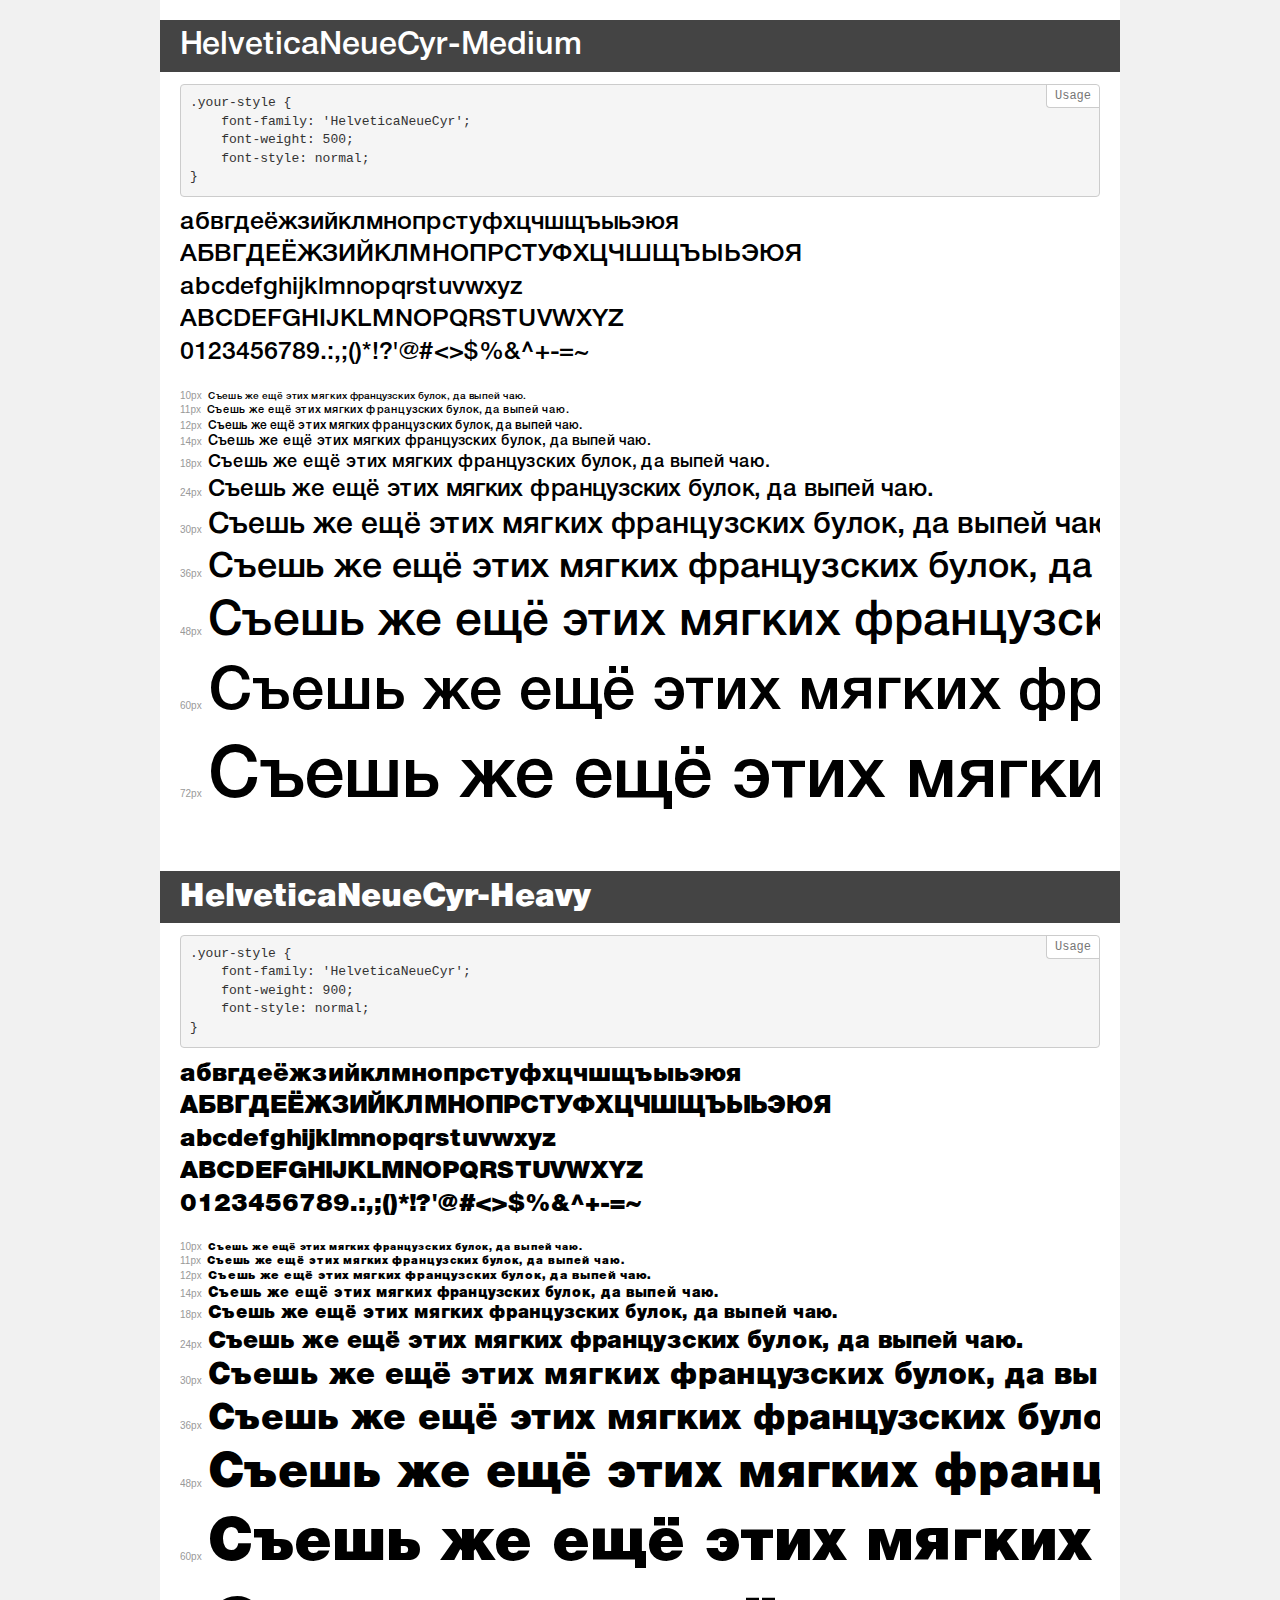
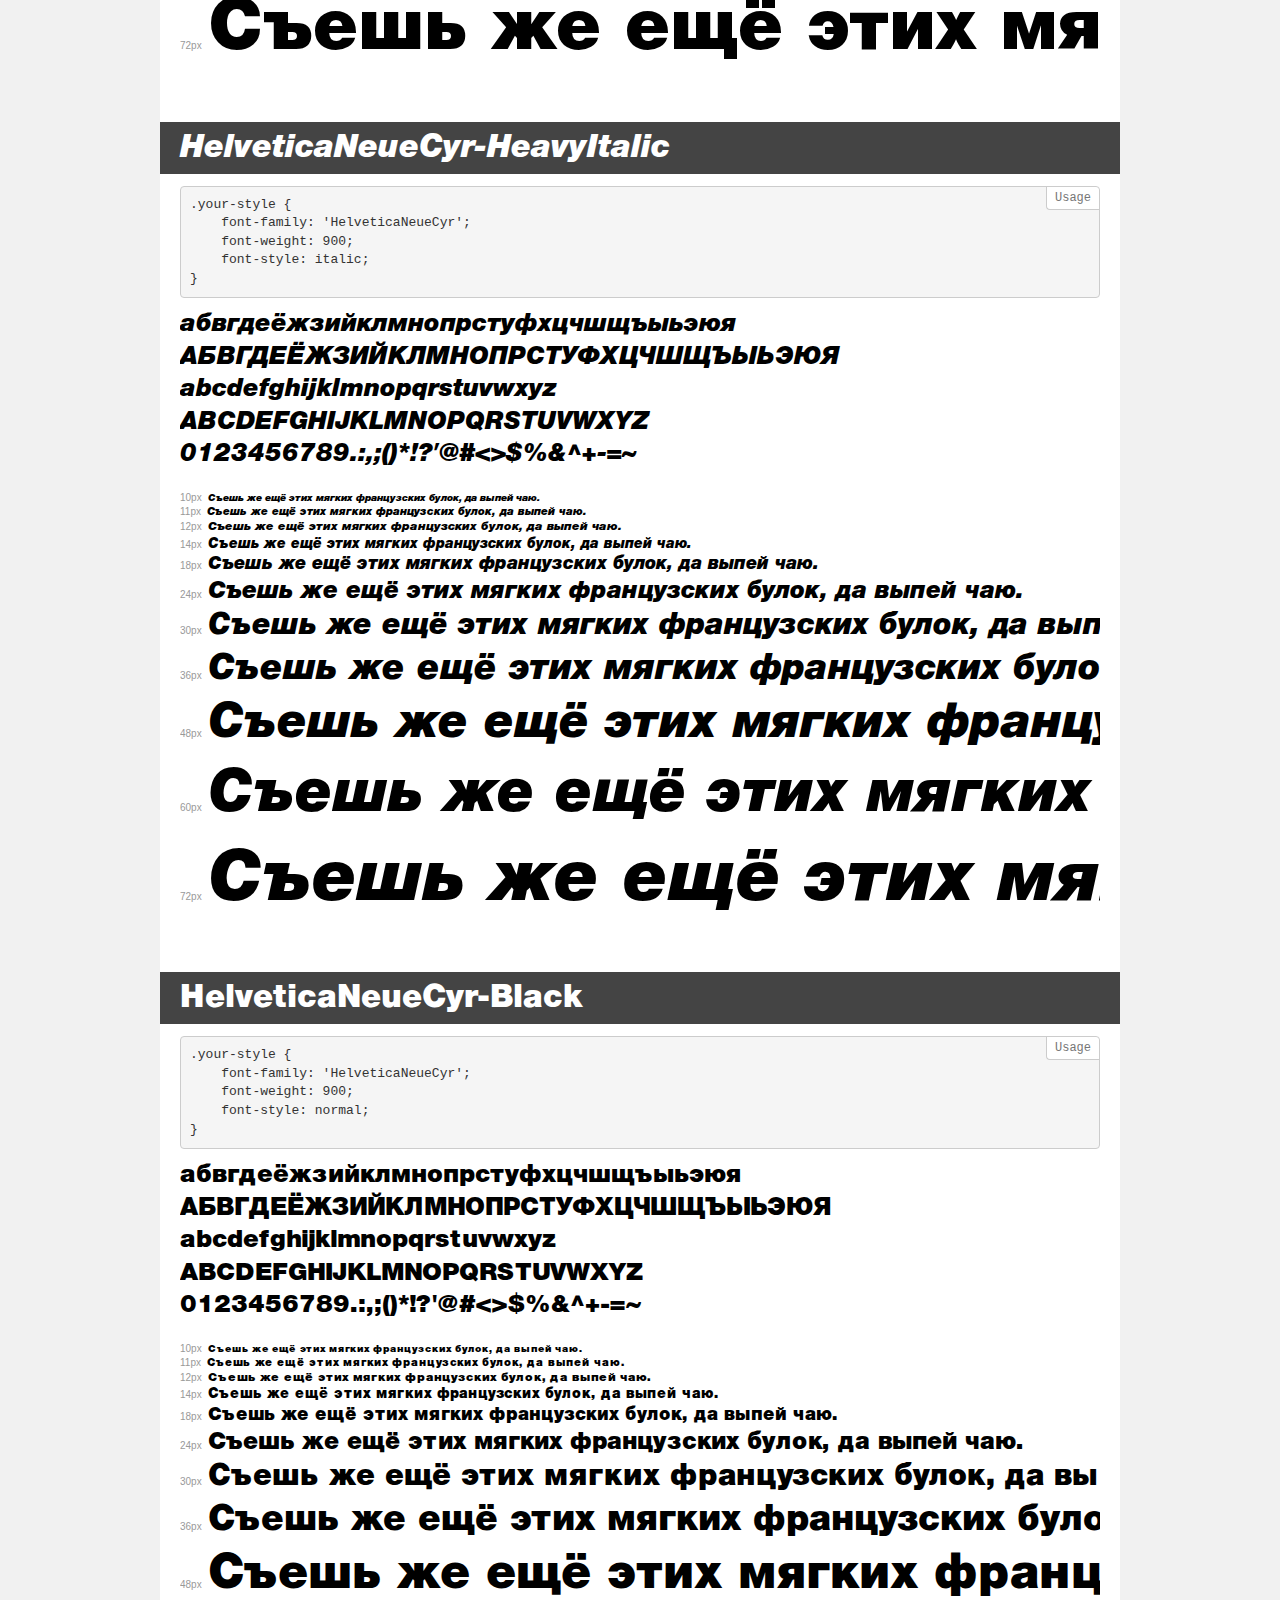
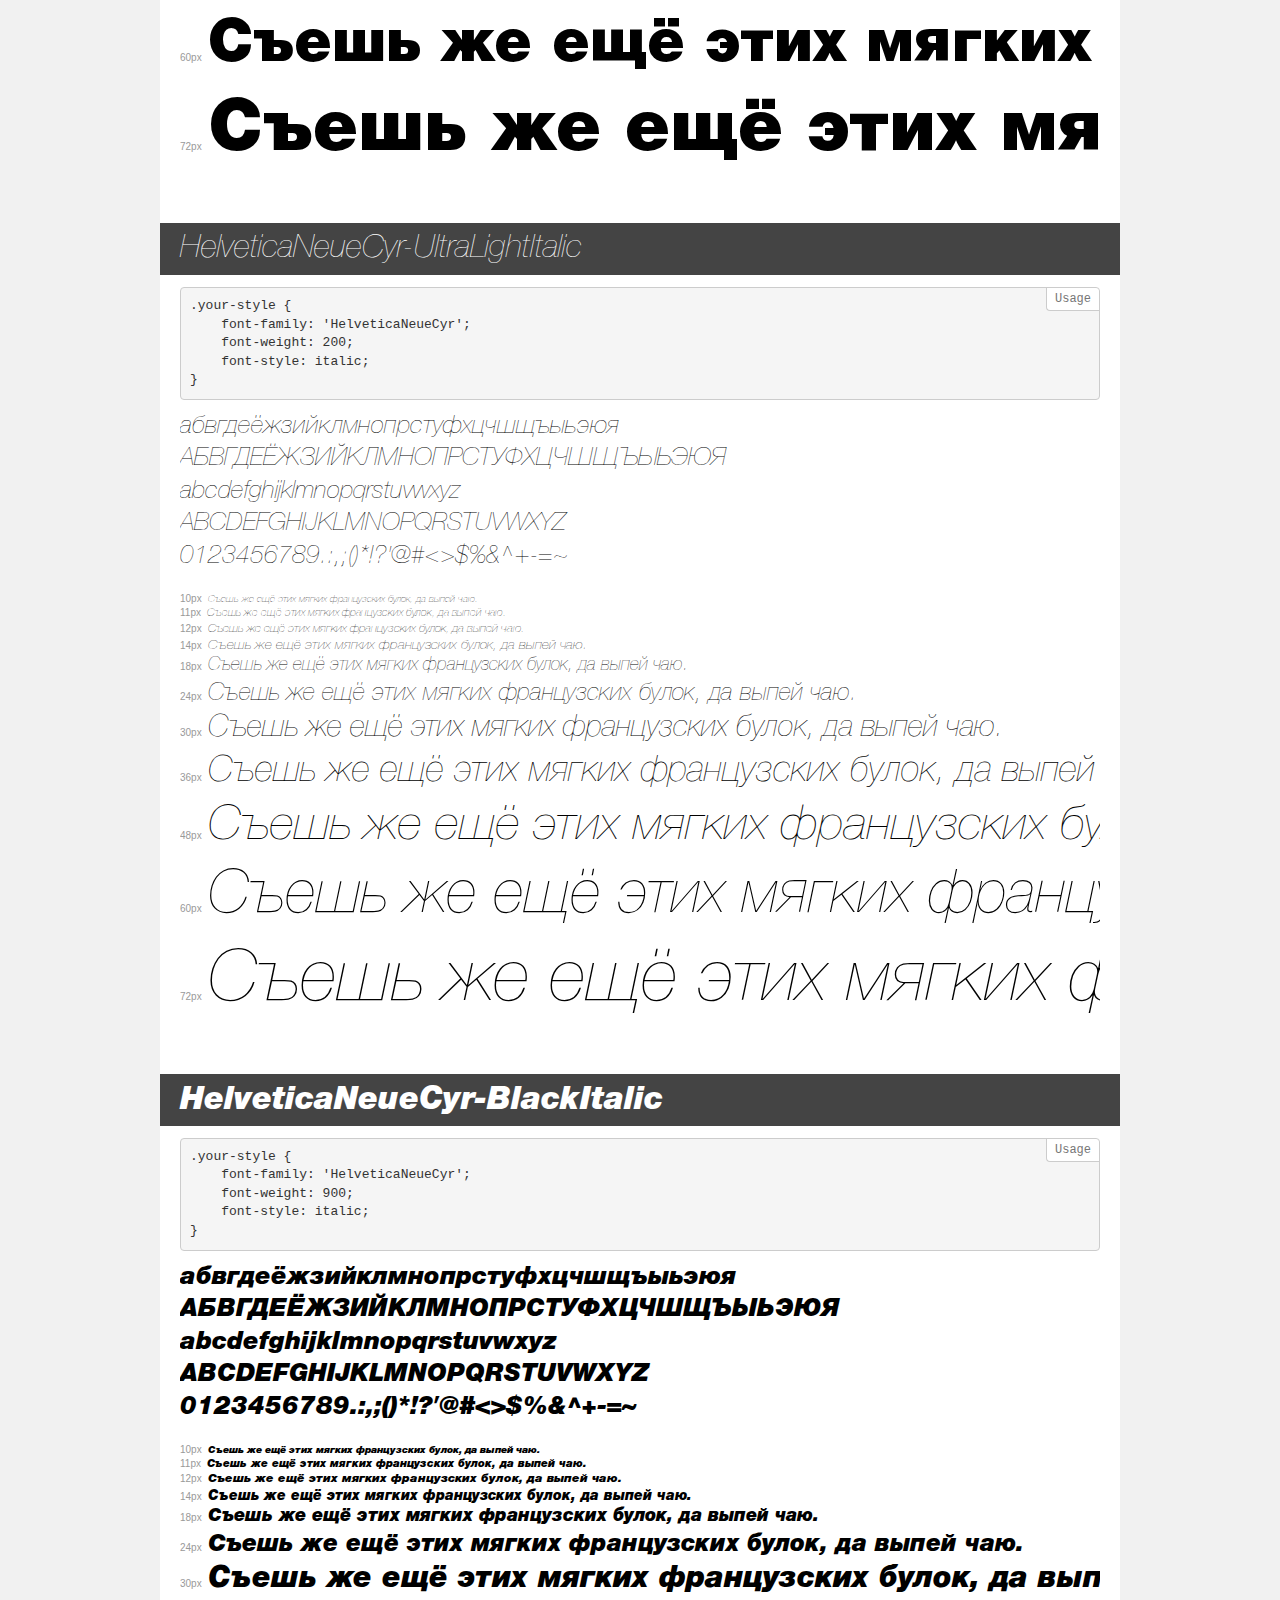
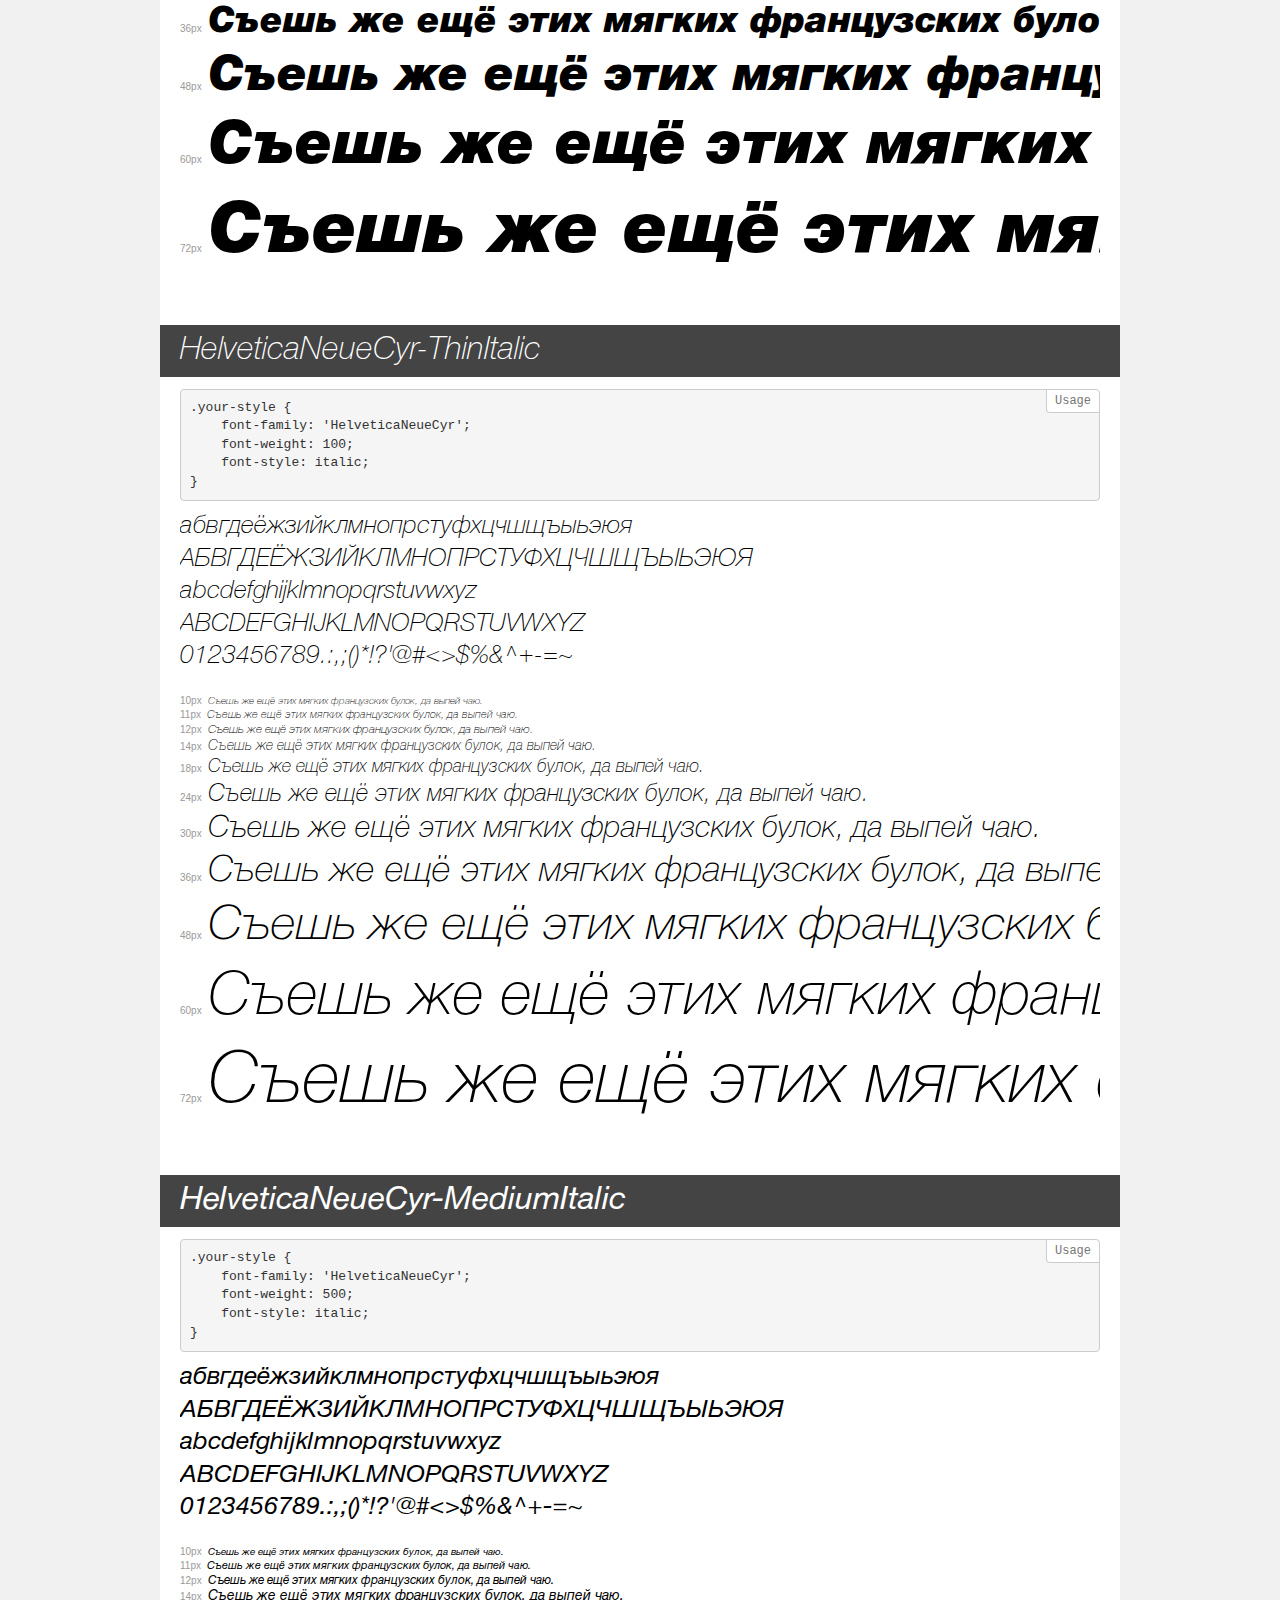
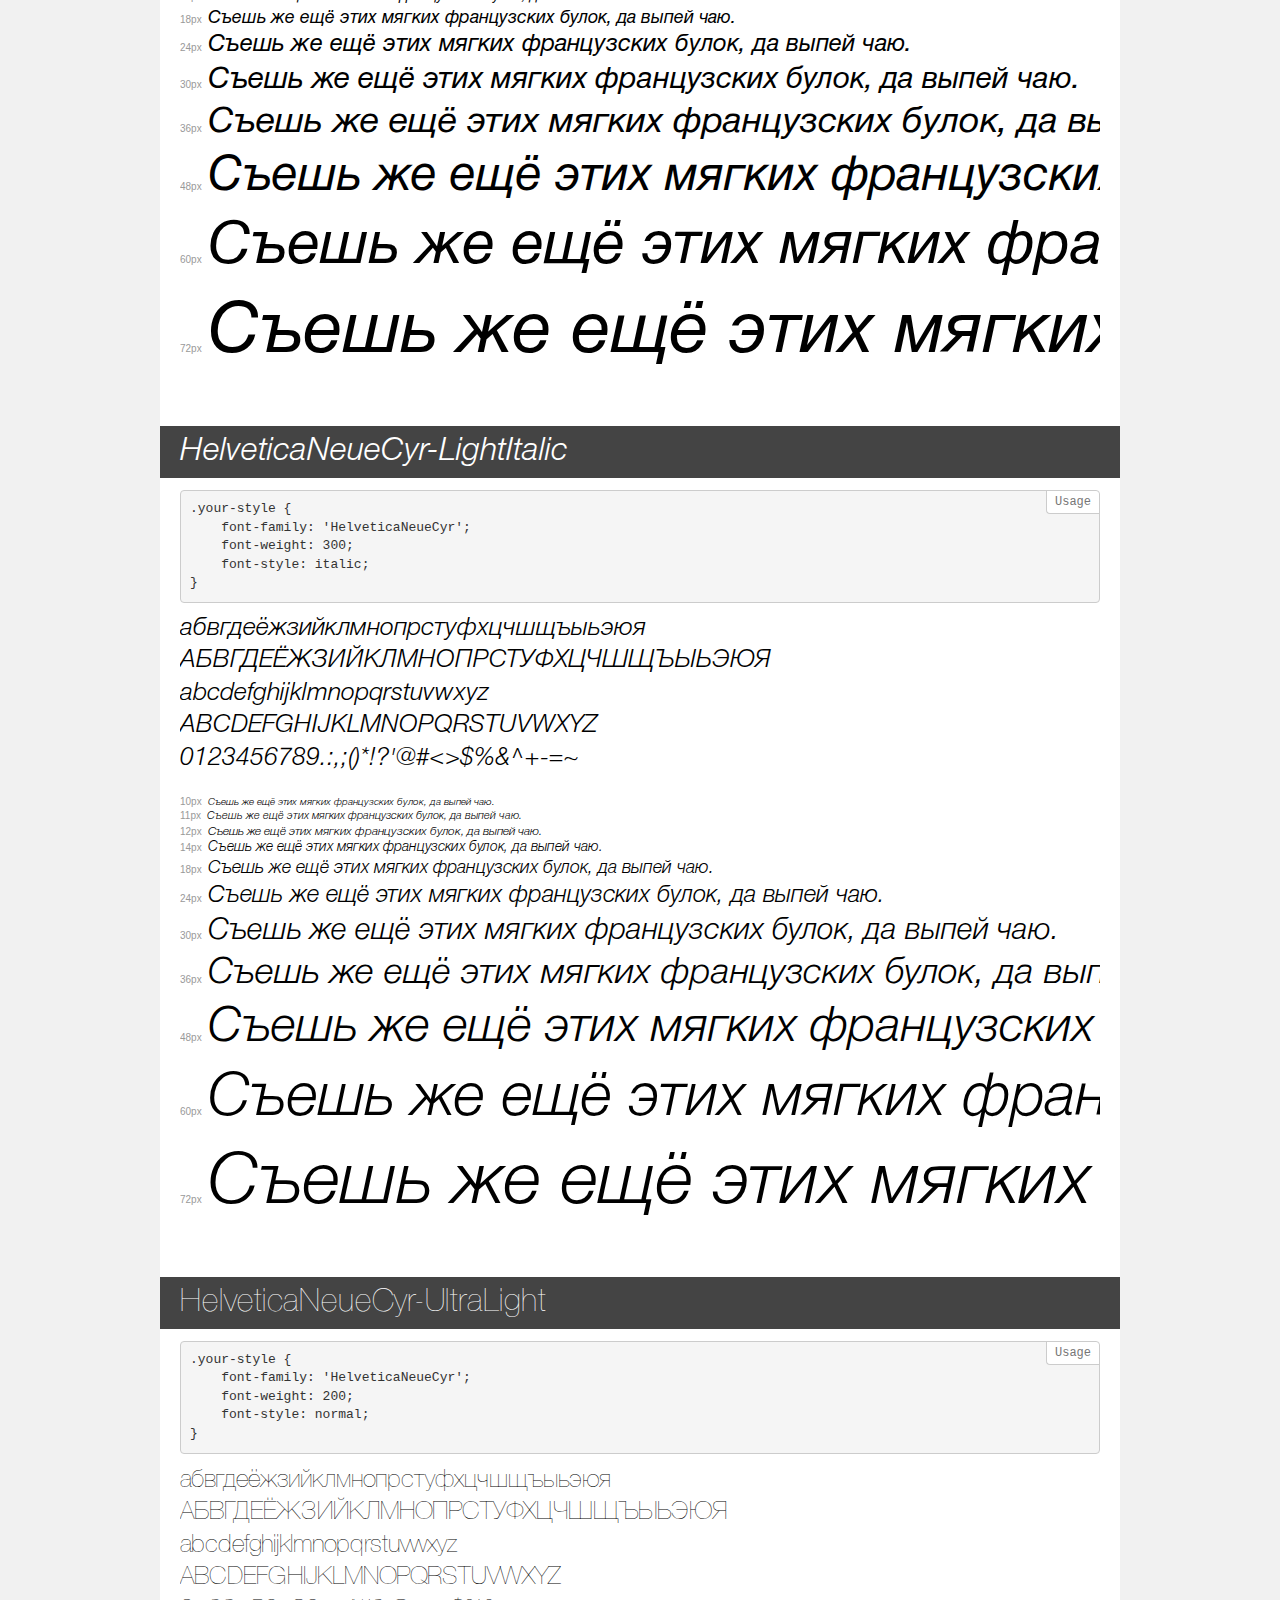
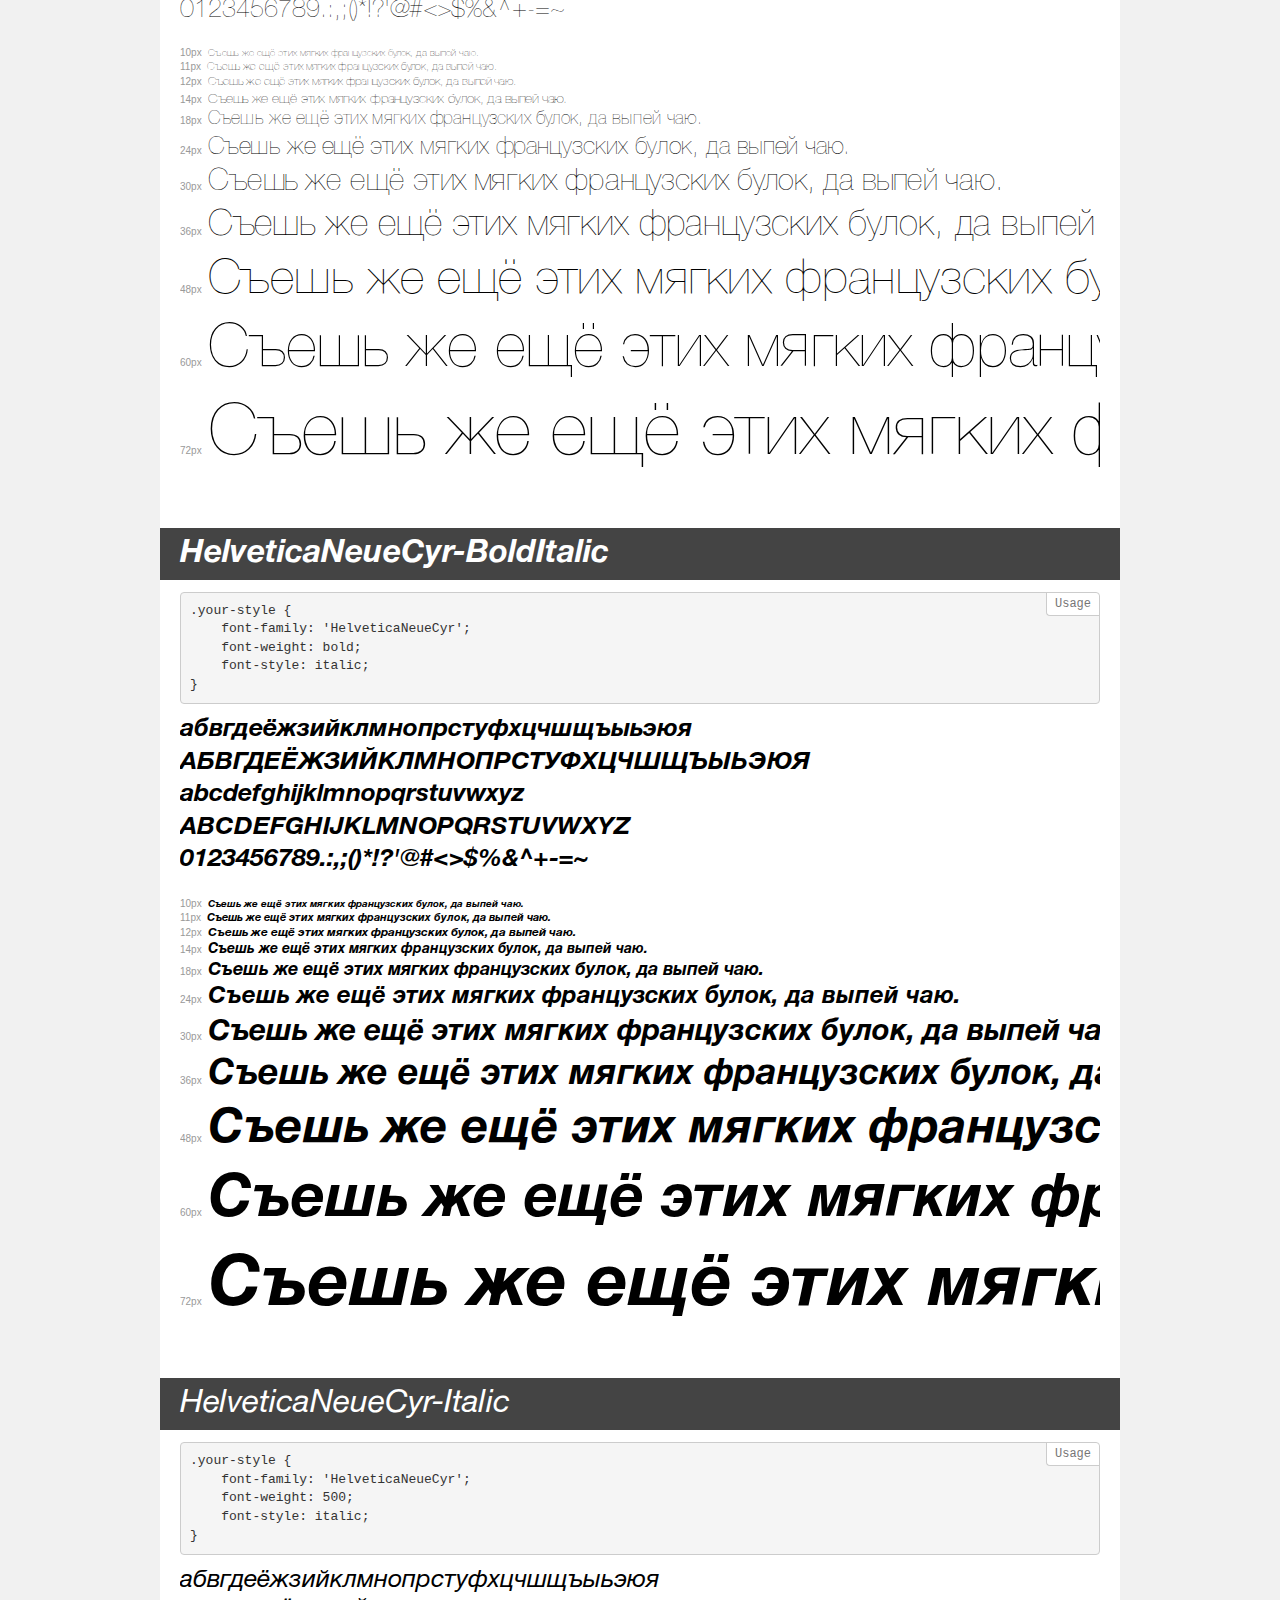
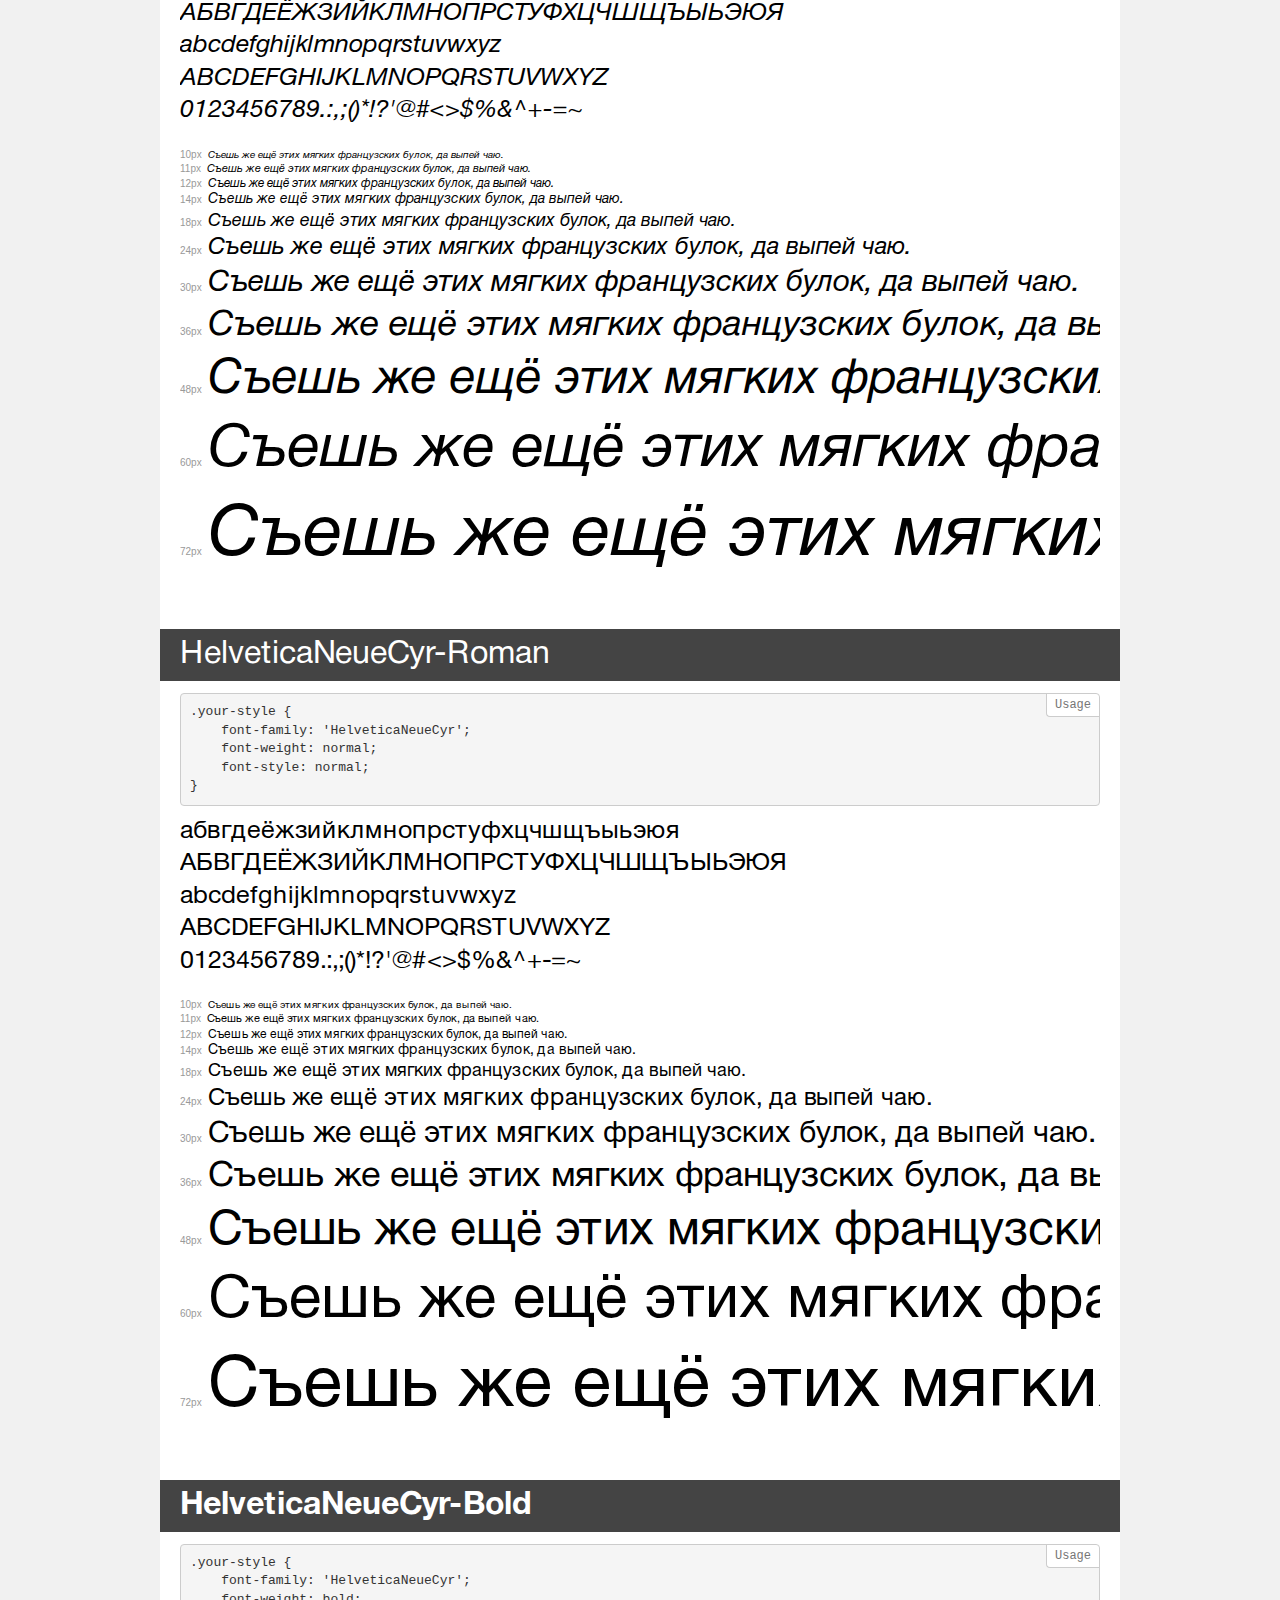
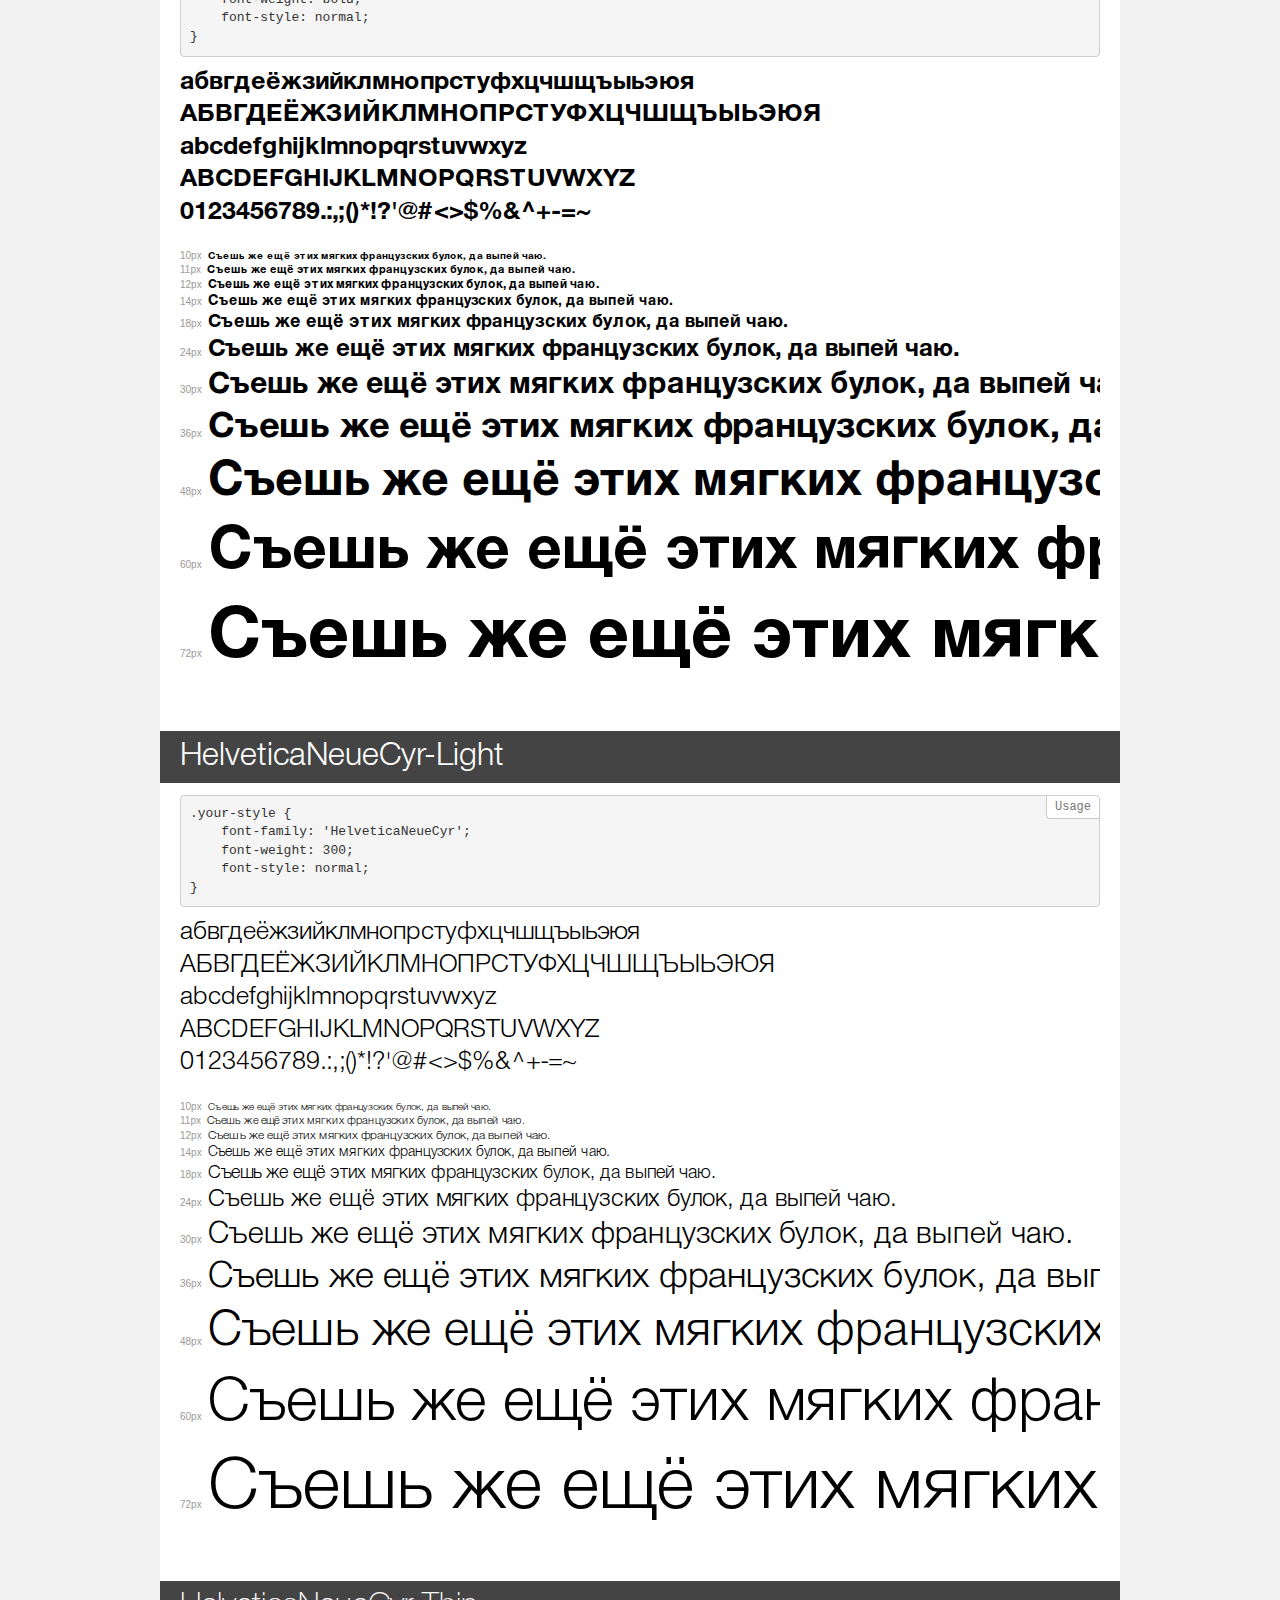
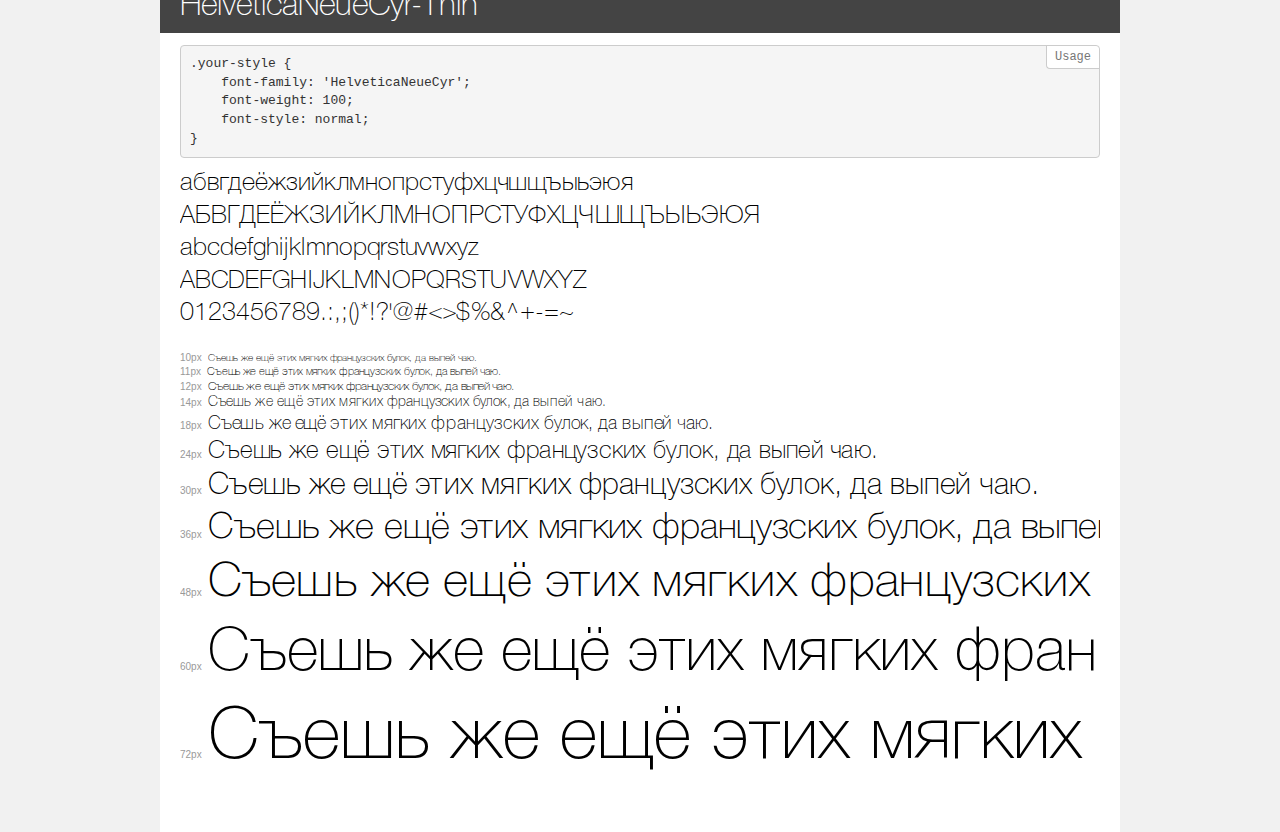
<file: fonts/HelveticaNeueCyr/demo.html>
<!DOCTYPE html>
<html>
<head>
	<meta charset="utf-8">
	<meta http-equiv="X-UA-Compatible" content="IE=edge">
	<meta name="viewport" content="width=device-width, initial-scale=1">
	<meta name="robots" content="noindex, noarchive">
	<title>Transfonter demo</title>
	<link href="stylesheet.css" rel="stylesheet">
	<style>
		/*
		http://meyerweb.com/eric/tools/css/reset/
		v2.0 | 20110126
		License: none (public domain)
		*/
		html, body, div, span, applet, object, iframe,
		h1, h2, h3, h4, h5, h6, p, blockquote, pre,
		a, abbr, acronym, address, big, cite, code,
		del, dfn, em, img, ins, kbd, q, s, samp,
		small, strike, strong, sub, sup, tt, var,
		b, u, i, center,
		dl, dt, dd, ol, ul, li,
		fieldset, form, label, legend,
		table, caption, tbody, tfoot, thead, tr, th, td,
		article, aside, canvas, details, embed,
		figure, figcaption, footer, header, hgroup,
		menu, nav, output, ruby, section, summary,
		time, mark, audio, video {
			margin: 0;
			padding: 0;
			border: 0;
			font-size: 100%;
			font: inherit;
			vertical-align: baseline;
		}
		/* HTML5 display-role reset for older browsers */
		article, aside, details, figcaption, figure,
		footer, header, hgroup, menu, nav, section {
			display: block;
		}
		body {
			line-height: 1;
		}
		ol, ul {
			list-style: none;
		}
		blockquote, q {
			quotes: none;
		}
		blockquote:before, blockquote:after,
		q:before, q:after {
			content: '';
			content: none;
		}
		table {
			border-collapse: collapse;
			border-spacing: 0;
		}
		/* common styles */
		body {
			background: #f1f1f1;
			color: #000;
		}
		.page {
			background: #fff;
			width: 920px;
			margin: 0 auto;
			padding: 20px 20px 0 20px;
			overflow: hidden;
		}
		.font-container {
			overflow-x: auto;
			overflow-y: hidden;
			margin-bottom: 40px;
			line-height: 1.3;
			white-space: nowrap;
			padding-bottom: 5px;
		}
		h1 {
			position: relative;
			background: #444;
			font-size: 32px;
			color: #fff;
			padding: 10px 20px;
			margin: 0 -20px 12px -20px;
		}
		.letters {
			font-size: 25px;
			margin-bottom: 20px;
		}
		.s10:before {
			content: '10px';
		}
		.s11:before {
			content: '11px';
		}
		.s12:before {
			content: '12px';
		}
		.s14:before {
			content: '14px';
		}
		.s18:before {
			content: '18px';
		}
		.s24:before {
			content: '24px';
		}
		.s30:before {
			content: '30px';
		}
		.s36:before {
			content: '36px';
		}
		.s48:before {
			content: '48px';
		}
		.s60:before {
			content: '60px';
		}
		.s72:before {
			content: '72px';
		}
		.s10:before, .s11:before, .s12:before, .s14:before,
		.s18:before, .s24:before, .s30:before, .s36:before,
		.s48:before, .s60:before, .s72:before {
			font-family: Arial, sans-serif;
			font-size: 10px;
			font-weight: normal;
			font-style: normal;
			color: #999;
			padding-right: 6px;
		}
		pre {
			display: block;
			position: relative;
			padding: 9px;
			margin: 0 0 10px;
			font-family: Monaco, Menlo, Consolas, "Courier New", monospace !important;
			font-size: 13px;
			line-height: 1.428571429;
			color: #333;
			font-weight: normal !important;
			font-style: normal !important;
			background-color: #f5f5f5;
			border: 1px solid #ccc;
			overflow-x: auto;
			border-radius: 4px;
		}
		pre:after {
			display: block;
			position: absolute;
			right: 0;
			top: 0;
			content: 'Usage';
			line-height: 1;
			padding: 5px 8px;
			font-size: 12px;
			color: #767676;
			background-color: #fff;
			border: 1px solid #ccc;
			border-right: none;
			border-top: none;
			border-radius: 0 4px 0 4px;
			z-index: 10;
		}
		/* responsive */
		@media (max-width: 959px) {
			.page {
				width: auto;
				margin: 0;
			}
		}
	</style>
</head>
<body>
<div class="page">
	<div class="demo" style="font-family: 'HelveticaNeueCyr'; font-weight: 500; font-style: normal;">
		<h1>HelveticaNeueCyr-Medium</h1>
		<pre>.your-style {
    font-family: 'HelveticaNeueCyr';
    font-weight: 500;
    font-style: normal;
}</pre>
		<div class="font-container">
			<p class="letters">
				абвгдеёжзийклмнопрстуфхцчшщъыьэюя <br />
				АБВГДЕЁЖЗИЙКЛМНОПРСТУФХЦЧШЩЪЫЬЭЮЯ <br />
				abcdefghijklmnopqrstuvwxyz <br />
				ABCDEFGHIJKLMNOPQRSTUVWXYZ <br />				0123456789.:,;()*!?'@#<>$%&^+-=~
			</p>
			<p class="s10" style="font-size: 10px;">Съешь же ещё этих мягких французских булок, да выпей чаю.</p>
			<p class="s11" style="font-size: 11px;">Съешь же ещё этих мягких французских булок, да выпей чаю.</p>
			<p class="s12" style="font-size: 12px;">Съешь же ещё этих мягких французских булок, да выпей чаю.</p>
			<p class="s14" style="font-size: 14px;">Съешь же ещё этих мягких французских булок, да выпей чаю.</p>
			<p class="s18" style="font-size: 18px;">Съешь же ещё этих мягких французских булок, да выпей чаю.</p>
			<p class="s24" style="font-size: 24px;">Съешь же ещё этих мягких французских булок, да выпей чаю.</p>
			<p class="s30" style="font-size: 30px;">Съешь же ещё этих мягких французских булок, да выпей чаю.</p>
			<p class="s36" style="font-size: 36px;">Съешь же ещё этих мягких французских булок, да выпей чаю.</p>
			<p class="s48" style="font-size: 48px;">Съешь же ещё этих мягких французских булок, да выпей чаю.</p>
			<p class="s60" style="font-size: 60px;">Съешь же ещё этих мягких французских булок, да выпей чаю.</p>
			<p class="s72" style="font-size: 72px;">Съешь же ещё этих мягких французских булок, да выпей чаю.</p>
		</div>
	</div>
	<div class="demo" style="font-family: 'HelveticaNeueCyr'; font-weight: 900; font-style: normal;">
		<h1>HelveticaNeueCyr-Heavy</h1>
		<pre>.your-style {
    font-family: 'HelveticaNeueCyr';
    font-weight: 900;
    font-style: normal;
}</pre>
		<div class="font-container">
			<p class="letters">
				абвгдеёжзийклмнопрстуфхцчшщъыьэюя <br />
				АБВГДЕЁЖЗИЙКЛМНОПРСТУФХЦЧШЩЪЫЬЭЮЯ <br />
				abcdefghijklmnopqrstuvwxyz <br />
				ABCDEFGHIJKLMNOPQRSTUVWXYZ <br />				0123456789.:,;()*!?'@#<>$%&^+-=~
			</p>
			<p class="s10" style="font-size: 10px;">Съешь же ещё этих мягких французских булок, да выпей чаю.</p>
			<p class="s11" style="font-size: 11px;">Съешь же ещё этих мягких французских булок, да выпей чаю.</p>
			<p class="s12" style="font-size: 12px;">Съешь же ещё этих мягких французских булок, да выпей чаю.</p>
			<p class="s14" style="font-size: 14px;">Съешь же ещё этих мягких французских булок, да выпей чаю.</p>
			<p class="s18" style="font-size: 18px;">Съешь же ещё этих мягких французских булок, да выпей чаю.</p>
			<p class="s24" style="font-size: 24px;">Съешь же ещё этих мягких французских булок, да выпей чаю.</p>
			<p class="s30" style="font-size: 30px;">Съешь же ещё этих мягких французских булок, да выпей чаю.</p>
			<p class="s36" style="font-size: 36px;">Съешь же ещё этих мягких французских булок, да выпей чаю.</p>
			<p class="s48" style="font-size: 48px;">Съешь же ещё этих мягких французских булок, да выпей чаю.</p>
			<p class="s60" style="font-size: 60px;">Съешь же ещё этих мягких французских булок, да выпей чаю.</p>
			<p class="s72" style="font-size: 72px;">Съешь же ещё этих мягких французских булок, да выпей чаю.</p>
		</div>
	</div>
	<div class="demo" style="font-family: 'HelveticaNeueCyr'; font-weight: 900; font-style: italic;">
		<h1>HelveticaNeueCyr-HeavyItalic</h1>
		<pre>.your-style {
    font-family: 'HelveticaNeueCyr';
    font-weight: 900;
    font-style: italic;
}</pre>
		<div class="font-container">
			<p class="letters">
				абвгдеёжзийклмнопрстуфхцчшщъыьэюя <br />
				АБВГДЕЁЖЗИЙКЛМНОПРСТУФХЦЧШЩЪЫЬЭЮЯ <br />
				abcdefghijklmnopqrstuvwxyz <br />
				ABCDEFGHIJKLMNOPQRSTUVWXYZ <br />				0123456789.:,;()*!?'@#<>$%&^+-=~
			</p>
			<p class="s10" style="font-size: 10px;">Съешь же ещё этих мягких французских булок, да выпей чаю.</p>
			<p class="s11" style="font-size: 11px;">Съешь же ещё этих мягких французских булок, да выпей чаю.</p>
			<p class="s12" style="font-size: 12px;">Съешь же ещё этих мягких французских булок, да выпей чаю.</p>
			<p class="s14" style="font-size: 14px;">Съешь же ещё этих мягких французских булок, да выпей чаю.</p>
			<p class="s18" style="font-size: 18px;">Съешь же ещё этих мягких французских булок, да выпей чаю.</p>
			<p class="s24" style="font-size: 24px;">Съешь же ещё этих мягких французских булок, да выпей чаю.</p>
			<p class="s30" style="font-size: 30px;">Съешь же ещё этих мягких французских булок, да выпей чаю.</p>
			<p class="s36" style="font-size: 36px;">Съешь же ещё этих мягких французских булок, да выпей чаю.</p>
			<p class="s48" style="font-size: 48px;">Съешь же ещё этих мягких французских булок, да выпей чаю.</p>
			<p class="s60" style="font-size: 60px;">Съешь же ещё этих мягких французских булок, да выпей чаю.</p>
			<p class="s72" style="font-size: 72px;">Съешь же ещё этих мягких французских булок, да выпей чаю.</p>
		</div>
	</div>
	<div class="demo" style="font-family: 'HelveticaNeueCyr'; font-weight: 900; font-style: normal;">
		<h1>HelveticaNeueCyr-Black</h1>
		<pre>.your-style {
    font-family: 'HelveticaNeueCyr';
    font-weight: 900;
    font-style: normal;
}</pre>
		<div class="font-container">
			<p class="letters">
				абвгдеёжзийклмнопрстуфхцчшщъыьэюя <br />
				АБВГДЕЁЖЗИЙКЛМНОПРСТУФХЦЧШЩЪЫЬЭЮЯ <br />
				abcdefghijklmnopqrstuvwxyz <br />
				ABCDEFGHIJKLMNOPQRSTUVWXYZ <br />				0123456789.:,;()*!?'@#<>$%&^+-=~
			</p>
			<p class="s10" style="font-size: 10px;">Съешь же ещё этих мягких французских булок, да выпей чаю.</p>
			<p class="s11" style="font-size: 11px;">Съешь же ещё этих мягких французских булок, да выпей чаю.</p>
			<p class="s12" style="font-size: 12px;">Съешь же ещё этих мягких французских булок, да выпей чаю.</p>
			<p class="s14" style="font-size: 14px;">Съешь же ещё этих мягких французских булок, да выпей чаю.</p>
			<p class="s18" style="font-size: 18px;">Съешь же ещё этих мягких французских булок, да выпей чаю.</p>
			<p class="s24" style="font-size: 24px;">Съешь же ещё этих мягких французских булок, да выпей чаю.</p>
			<p class="s30" style="font-size: 30px;">Съешь же ещё этих мягких французских булок, да выпей чаю.</p>
			<p class="s36" style="font-size: 36px;">Съешь же ещё этих мягких французских булок, да выпей чаю.</p>
			<p class="s48" style="font-size: 48px;">Съешь же ещё этих мягких французских булок, да выпей чаю.</p>
			<p class="s60" style="font-size: 60px;">Съешь же ещё этих мягких французских булок, да выпей чаю.</p>
			<p class="s72" style="font-size: 72px;">Съешь же ещё этих мягких французских булок, да выпей чаю.</p>
		</div>
	</div>
	<div class="demo" style="font-family: 'HelveticaNeueCyr'; font-weight: 200; font-style: italic;">
		<h1>HelveticaNeueCyr-UltraLightItalic</h1>
		<pre>.your-style {
    font-family: 'HelveticaNeueCyr';
    font-weight: 200;
    font-style: italic;
}</pre>
		<div class="font-container">
			<p class="letters">
				абвгдеёжзийклмнопрстуфхцчшщъыьэюя <br />
				АБВГДЕЁЖЗИЙКЛМНОПРСТУФХЦЧШЩЪЫЬЭЮЯ <br />
				abcdefghijklmnopqrstuvwxyz <br />
				ABCDEFGHIJKLMNOPQRSTUVWXYZ <br />				0123456789.:,;()*!?'@#<>$%&^+-=~
			</p>
			<p class="s10" style="font-size: 10px;">Съешь же ещё этих мягких французских булок, да выпей чаю.</p>
			<p class="s11" style="font-size: 11px;">Съешь же ещё этих мягких французских булок, да выпей чаю.</p>
			<p class="s12" style="font-size: 12px;">Съешь же ещё этих мягких французских булок, да выпей чаю.</p>
			<p class="s14" style="font-size: 14px;">Съешь же ещё этих мягких французских булок, да выпей чаю.</p>
			<p class="s18" style="font-size: 18px;">Съешь же ещё этих мягких французских булок, да выпей чаю.</p>
			<p class="s24" style="font-size: 24px;">Съешь же ещё этих мягких французских булок, да выпей чаю.</p>
			<p class="s30" style="font-size: 30px;">Съешь же ещё этих мягких французских булок, да выпей чаю.</p>
			<p class="s36" style="font-size: 36px;">Съешь же ещё этих мягких французских булок, да выпей чаю.</p>
			<p class="s48" style="font-size: 48px;">Съешь же ещё этих мягких французских булок, да выпей чаю.</p>
			<p class="s60" style="font-size: 60px;">Съешь же ещё этих мягких французских булок, да выпей чаю.</p>
			<p class="s72" style="font-size: 72px;">Съешь же ещё этих мягких французских булок, да выпей чаю.</p>
		</div>
	</div>
	<div class="demo" style="font-family: 'HelveticaNeueCyr'; font-weight: 900; font-style: italic;">
		<h1>HelveticaNeueCyr-BlackItalic</h1>
		<pre>.your-style {
    font-family: 'HelveticaNeueCyr';
    font-weight: 900;
    font-style: italic;
}</pre>
		<div class="font-container">
			<p class="letters">
				абвгдеёжзийклмнопрстуфхцчшщъыьэюя <br />
				АБВГДЕЁЖЗИЙКЛМНОПРСТУФХЦЧШЩЪЫЬЭЮЯ <br />
				abcdefghijklmnopqrstuvwxyz <br />
				ABCDEFGHIJKLMNOPQRSTUVWXYZ <br />				0123456789.:,;()*!?'@#<>$%&^+-=~
			</p>
			<p class="s10" style="font-size: 10px;">Съешь же ещё этих мягких французских булок, да выпей чаю.</p>
			<p class="s11" style="font-size: 11px;">Съешь же ещё этих мягких французских булок, да выпей чаю.</p>
			<p class="s12" style="font-size: 12px;">Съешь же ещё этих мягких французских булок, да выпей чаю.</p>
			<p class="s14" style="font-size: 14px;">Съешь же ещё этих мягких французских булок, да выпей чаю.</p>
			<p class="s18" style="font-size: 18px;">Съешь же ещё этих мягких французских булок, да выпей чаю.</p>
			<p class="s24" style="font-size: 24px;">Съешь же ещё этих мягких французских булок, да выпей чаю.</p>
			<p class="s30" style="font-size: 30px;">Съешь же ещё этих мягких французских булок, да выпей чаю.</p>
			<p class="s36" style="font-size: 36px;">Съешь же ещё этих мягких французских булок, да выпей чаю.</p>
			<p class="s48" style="font-size: 48px;">Съешь же ещё этих мягких французских булок, да выпей чаю.</p>
			<p class="s60" style="font-size: 60px;">Съешь же ещё этих мягких французских булок, да выпей чаю.</p>
			<p class="s72" style="font-size: 72px;">Съешь же ещё этих мягких французских булок, да выпей чаю.</p>
		</div>
	</div>
	<div class="demo" style="font-family: 'HelveticaNeueCyr'; font-weight: 100; font-style: italic;">
		<h1>HelveticaNeueCyr-ThinItalic</h1>
		<pre>.your-style {
    font-family: 'HelveticaNeueCyr';
    font-weight: 100;
    font-style: italic;
}</pre>
		<div class="font-container">
			<p class="letters">
				абвгдеёжзийклмнопрстуфхцчшщъыьэюя <br />
				АБВГДЕЁЖЗИЙКЛМНОПРСТУФХЦЧШЩЪЫЬЭЮЯ <br />
				abcdefghijklmnopqrstuvwxyz <br />
				ABCDEFGHIJKLMNOPQRSTUVWXYZ <br />				0123456789.:,;()*!?'@#<>$%&^+-=~
			</p>
			<p class="s10" style="font-size: 10px;">Съешь же ещё этих мягких французских булок, да выпей чаю.</p>
			<p class="s11" style="font-size: 11px;">Съешь же ещё этих мягких французских булок, да выпей чаю.</p>
			<p class="s12" style="font-size: 12px;">Съешь же ещё этих мягких французских булок, да выпей чаю.</p>
			<p class="s14" style="font-size: 14px;">Съешь же ещё этих мягких французских булок, да выпей чаю.</p>
			<p class="s18" style="font-size: 18px;">Съешь же ещё этих мягких французских булок, да выпей чаю.</p>
			<p class="s24" style="font-size: 24px;">Съешь же ещё этих мягких французских булок, да выпей чаю.</p>
			<p class="s30" style="font-size: 30px;">Съешь же ещё этих мягких французских булок, да выпей чаю.</p>
			<p class="s36" style="font-size: 36px;">Съешь же ещё этих мягких французских булок, да выпей чаю.</p>
			<p class="s48" style="font-size: 48px;">Съешь же ещё этих мягких французских булок, да выпей чаю.</p>
			<p class="s60" style="font-size: 60px;">Съешь же ещё этих мягких французских булок, да выпей чаю.</p>
			<p class="s72" style="font-size: 72px;">Съешь же ещё этих мягких французских булок, да выпей чаю.</p>
		</div>
	</div>
	<div class="demo" style="font-family: 'HelveticaNeueCyr'; font-weight: 500; font-style: italic;">
		<h1>HelveticaNeueCyr-MediumItalic</h1>
		<pre>.your-style {
    font-family: 'HelveticaNeueCyr';
    font-weight: 500;
    font-style: italic;
}</pre>
		<div class="font-container">
			<p class="letters">
				абвгдеёжзийклмнопрстуфхцчшщъыьэюя <br />
				АБВГДЕЁЖЗИЙКЛМНОПРСТУФХЦЧШЩЪЫЬЭЮЯ <br />
				abcdefghijklmnopqrstuvwxyz <br />
				ABCDEFGHIJKLMNOPQRSTUVWXYZ <br />				0123456789.:,;()*!?'@#<>$%&^+-=~
			</p>
			<p class="s10" style="font-size: 10px;">Съешь же ещё этих мягких французских булок, да выпей чаю.</p>
			<p class="s11" style="font-size: 11px;">Съешь же ещё этих мягких французских булок, да выпей чаю.</p>
			<p class="s12" style="font-size: 12px;">Съешь же ещё этих мягких французских булок, да выпей чаю.</p>
			<p class="s14" style="font-size: 14px;">Съешь же ещё этих мягких французских булок, да выпей чаю.</p>
			<p class="s18" style="font-size: 18px;">Съешь же ещё этих мягких французских булок, да выпей чаю.</p>
			<p class="s24" style="font-size: 24px;">Съешь же ещё этих мягких французских булок, да выпей чаю.</p>
			<p class="s30" style="font-size: 30px;">Съешь же ещё этих мягких французских булок, да выпей чаю.</p>
			<p class="s36" style="font-size: 36px;">Съешь же ещё этих мягких французских булок, да выпей чаю.</p>
			<p class="s48" style="font-size: 48px;">Съешь же ещё этих мягких французских булок, да выпей чаю.</p>
			<p class="s60" style="font-size: 60px;">Съешь же ещё этих мягких французских булок, да выпей чаю.</p>
			<p class="s72" style="font-size: 72px;">Съешь же ещё этих мягких французских булок, да выпей чаю.</p>
		</div>
	</div>
	<div class="demo" style="font-family: 'HelveticaNeueCyr'; font-weight: 300; font-style: italic;">
		<h1>HelveticaNeueCyr-LightItalic</h1>
		<pre>.your-style {
    font-family: 'HelveticaNeueCyr';
    font-weight: 300;
    font-style: italic;
}</pre>
		<div class="font-container">
			<p class="letters">
				абвгдеёжзийклмнопрстуфхцчшщъыьэюя <br />
				АБВГДЕЁЖЗИЙКЛМНОПРСТУФХЦЧШЩЪЫЬЭЮЯ <br />
				abcdefghijklmnopqrstuvwxyz <br />
				ABCDEFGHIJKLMNOPQRSTUVWXYZ <br />				0123456789.:,;()*!?'@#<>$%&^+-=~
			</p>
			<p class="s10" style="font-size: 10px;">Съешь же ещё этих мягких французских булок, да выпей чаю.</p>
			<p class="s11" style="font-size: 11px;">Съешь же ещё этих мягких французских булок, да выпей чаю.</p>
			<p class="s12" style="font-size: 12px;">Съешь же ещё этих мягких французских булок, да выпей чаю.</p>
			<p class="s14" style="font-size: 14px;">Съешь же ещё этих мягких французских булок, да выпей чаю.</p>
			<p class="s18" style="font-size: 18px;">Съешь же ещё этих мягких французских булок, да выпей чаю.</p>
			<p class="s24" style="font-size: 24px;">Съешь же ещё этих мягких французских булок, да выпей чаю.</p>
			<p class="s30" style="font-size: 30px;">Съешь же ещё этих мягких французских булок, да выпей чаю.</p>
			<p class="s36" style="font-size: 36px;">Съешь же ещё этих мягких французских булок, да выпей чаю.</p>
			<p class="s48" style="font-size: 48px;">Съешь же ещё этих мягких французских булок, да выпей чаю.</p>
			<p class="s60" style="font-size: 60px;">Съешь же ещё этих мягких французских булок, да выпей чаю.</p>
			<p class="s72" style="font-size: 72px;">Съешь же ещё этих мягких французских булок, да выпей чаю.</p>
		</div>
	</div>
	<div class="demo" style="font-family: 'HelveticaNeueCyr'; font-weight: 200; font-style: normal;">
		<h1>HelveticaNeueCyr-UltraLight</h1>
		<pre>.your-style {
    font-family: 'HelveticaNeueCyr';
    font-weight: 200;
    font-style: normal;
}</pre>
		<div class="font-container">
			<p class="letters">
				абвгдеёжзийклмнопрстуфхцчшщъыьэюя <br />
				АБВГДЕЁЖЗИЙКЛМНОПРСТУФХЦЧШЩЪЫЬЭЮЯ <br />
				abcdefghijklmnopqrstuvwxyz <br />
				ABCDEFGHIJKLMNOPQRSTUVWXYZ <br />				0123456789.:,;()*!?'@#<>$%&^+-=~
			</p>
			<p class="s10" style="font-size: 10px;">Съешь же ещё этих мягких французских булок, да выпей чаю.</p>
			<p class="s11" style="font-size: 11px;">Съешь же ещё этих мягких французских булок, да выпей чаю.</p>
			<p class="s12" style="font-size: 12px;">Съешь же ещё этих мягких французских булок, да выпей чаю.</p>
			<p class="s14" style="font-size: 14px;">Съешь же ещё этих мягких французских булок, да выпей чаю.</p>
			<p class="s18" style="font-size: 18px;">Съешь же ещё этих мягких французских булок, да выпей чаю.</p>
			<p class="s24" style="font-size: 24px;">Съешь же ещё этих мягких французских булок, да выпей чаю.</p>
			<p class="s30" style="font-size: 30px;">Съешь же ещё этих мягких французских булок, да выпей чаю.</p>
			<p class="s36" style="font-size: 36px;">Съешь же ещё этих мягких французских булок, да выпей чаю.</p>
			<p class="s48" style="font-size: 48px;">Съешь же ещё этих мягких французских булок, да выпей чаю.</p>
			<p class="s60" style="font-size: 60px;">Съешь же ещё этих мягких французских булок, да выпей чаю.</p>
			<p class="s72" style="font-size: 72px;">Съешь же ещё этих мягких французских булок, да выпей чаю.</p>
		</div>
	</div>
	<div class="demo" style="font-family: 'HelveticaNeueCyr'; font-weight: bold; font-style: italic;">
		<h1>HelveticaNeueCyr-BoldItalic</h1>
		<pre>.your-style {
    font-family: 'HelveticaNeueCyr';
    font-weight: bold;
    font-style: italic;
}</pre>
		<div class="font-container">
			<p class="letters">
				абвгдеёжзийклмнопрстуфхцчшщъыьэюя <br />
				АБВГДЕЁЖЗИЙКЛМНОПРСТУФХЦЧШЩЪЫЬЭЮЯ <br />
				abcdefghijklmnopqrstuvwxyz <br />
				ABCDEFGHIJKLMNOPQRSTUVWXYZ <br />				0123456789.:,;()*!?'@#<>$%&^+-=~
			</p>
			<p class="s10" style="font-size: 10px;">Съешь же ещё этих мягких французских булок, да выпей чаю.</p>
			<p class="s11" style="font-size: 11px;">Съешь же ещё этих мягких французских булок, да выпей чаю.</p>
			<p class="s12" style="font-size: 12px;">Съешь же ещё этих мягких французских булок, да выпей чаю.</p>
			<p class="s14" style="font-size: 14px;">Съешь же ещё этих мягких французских булок, да выпей чаю.</p>
			<p class="s18" style="font-size: 18px;">Съешь же ещё этих мягких французских булок, да выпей чаю.</p>
			<p class="s24" style="font-size: 24px;">Съешь же ещё этих мягких французских булок, да выпей чаю.</p>
			<p class="s30" style="font-size: 30px;">Съешь же ещё этих мягких французских булок, да выпей чаю.</p>
			<p class="s36" style="font-size: 36px;">Съешь же ещё этих мягких французских булок, да выпей чаю.</p>
			<p class="s48" style="font-size: 48px;">Съешь же ещё этих мягких французских булок, да выпей чаю.</p>
			<p class="s60" style="font-size: 60px;">Съешь же ещё этих мягких французских булок, да выпей чаю.</p>
			<p class="s72" style="font-size: 72px;">Съешь же ещё этих мягких французских булок, да выпей чаю.</p>
		</div>
	</div>
	<div class="demo" style="font-family: 'HelveticaNeueCyr'; font-weight: 500; font-style: italic;">
		<h1>HelveticaNeueCyr-Italic</h1>
		<pre>.your-style {
    font-family: 'HelveticaNeueCyr';
    font-weight: 500;
    font-style: italic;
}</pre>
		<div class="font-container">
			<p class="letters">
				абвгдеёжзийклмнопрстуфхцчшщъыьэюя <br />
				АБВГДЕЁЖЗИЙКЛМНОПРСТУФХЦЧШЩЪЫЬЭЮЯ <br />
				abcdefghijklmnopqrstuvwxyz <br />
				ABCDEFGHIJKLMNOPQRSTUVWXYZ <br />				0123456789.:,;()*!?'@#<>$%&^+-=~
			</p>
			<p class="s10" style="font-size: 10px;">Съешь же ещё этих мягких французских булок, да выпей чаю.</p>
			<p class="s11" style="font-size: 11px;">Съешь же ещё этих мягких французских булок, да выпей чаю.</p>
			<p class="s12" style="font-size: 12px;">Съешь же ещё этих мягких французских булок, да выпей чаю.</p>
			<p class="s14" style="font-size: 14px;">Съешь же ещё этих мягких французских булок, да выпей чаю.</p>
			<p class="s18" style="font-size: 18px;">Съешь же ещё этих мягких французских булок, да выпей чаю.</p>
			<p class="s24" style="font-size: 24px;">Съешь же ещё этих мягких французских булок, да выпей чаю.</p>
			<p class="s30" style="font-size: 30px;">Съешь же ещё этих мягких французских булок, да выпей чаю.</p>
			<p class="s36" style="font-size: 36px;">Съешь же ещё этих мягких французских булок, да выпей чаю.</p>
			<p class="s48" style="font-size: 48px;">Съешь же ещё этих мягких французских булок, да выпей чаю.</p>
			<p class="s60" style="font-size: 60px;">Съешь же ещё этих мягких французских булок, да выпей чаю.</p>
			<p class="s72" style="font-size: 72px;">Съешь же ещё этих мягких французских булок, да выпей чаю.</p>
		</div>
	</div>
	<div class="demo" style="font-family: 'HelveticaNeueCyr'; font-weight: normal; font-style: normal;">
		<h1>HelveticaNeueCyr-Roman</h1>
		<pre>.your-style {
    font-family: 'HelveticaNeueCyr';
    font-weight: normal;
    font-style: normal;
}</pre>
		<div class="font-container">
			<p class="letters">
				абвгдеёжзийклмнопрстуфхцчшщъыьэюя <br />
				АБВГДЕЁЖЗИЙКЛМНОПРСТУФХЦЧШЩЪЫЬЭЮЯ <br />
				abcdefghijklmnopqrstuvwxyz <br />
				ABCDEFGHIJKLMNOPQRSTUVWXYZ <br />				0123456789.:,;()*!?'@#<>$%&^+-=~
			</p>
			<p class="s10" style="font-size: 10px;">Съешь же ещё этих мягких французских булок, да выпей чаю.</p>
			<p class="s11" style="font-size: 11px;">Съешь же ещё этих мягких французских булок, да выпей чаю.</p>
			<p class="s12" style="font-size: 12px;">Съешь же ещё этих мягких французских булок, да выпей чаю.</p>
			<p class="s14" style="font-size: 14px;">Съешь же ещё этих мягких французских булок, да выпей чаю.</p>
			<p class="s18" style="font-size: 18px;">Съешь же ещё этих мягких французских булок, да выпей чаю.</p>
			<p class="s24" style="font-size: 24px;">Съешь же ещё этих мягких французских булок, да выпей чаю.</p>
			<p class="s30" style="font-size: 30px;">Съешь же ещё этих мягких французских булок, да выпей чаю.</p>
			<p class="s36" style="font-size: 36px;">Съешь же ещё этих мягких французских булок, да выпей чаю.</p>
			<p class="s48" style="font-size: 48px;">Съешь же ещё этих мягких французских булок, да выпей чаю.</p>
			<p class="s60" style="font-size: 60px;">Съешь же ещё этих мягких французских булок, да выпей чаю.</p>
			<p class="s72" style="font-size: 72px;">Съешь же ещё этих мягких французских булок, да выпей чаю.</p>
		</div>
	</div>
	<div class="demo" style="font-family: 'HelveticaNeueCyr'; font-weight: bold; font-style: normal;">
		<h1>HelveticaNeueCyr-Bold</h1>
		<pre>.your-style {
    font-family: 'HelveticaNeueCyr';
    font-weight: bold;
    font-style: normal;
}</pre>
		<div class="font-container">
			<p class="letters">
				абвгдеёжзийклмнопрстуфхцчшщъыьэюя <br />
				АБВГДЕЁЖЗИЙКЛМНОПРСТУФХЦЧШЩЪЫЬЭЮЯ <br />
				abcdefghijklmnopqrstuvwxyz <br />
				ABCDEFGHIJKLMNOPQRSTUVWXYZ <br />				0123456789.:,;()*!?'@#<>$%&^+-=~
			</p>
			<p class="s10" style="font-size: 10px;">Съешь же ещё этих мягких французских булок, да выпей чаю.</p>
			<p class="s11" style="font-size: 11px;">Съешь же ещё этих мягких французских булок, да выпей чаю.</p>
			<p class="s12" style="font-size: 12px;">Съешь же ещё этих мягких французских булок, да выпей чаю.</p>
			<p class="s14" style="font-size: 14px;">Съешь же ещё этих мягких французских булок, да выпей чаю.</p>
			<p class="s18" style="font-size: 18px;">Съешь же ещё этих мягких французских булок, да выпей чаю.</p>
			<p class="s24" style="font-size: 24px;">Съешь же ещё этих мягких французских булок, да выпей чаю.</p>
			<p class="s30" style="font-size: 30px;">Съешь же ещё этих мягких французских булок, да выпей чаю.</p>
			<p class="s36" style="font-size: 36px;">Съешь же ещё этих мягких французских булок, да выпей чаю.</p>
			<p class="s48" style="font-size: 48px;">Съешь же ещё этих мягких французских булок, да выпей чаю.</p>
			<p class="s60" style="font-size: 60px;">Съешь же ещё этих мягких французских булок, да выпей чаю.</p>
			<p class="s72" style="font-size: 72px;">Съешь же ещё этих мягких французских булок, да выпей чаю.</p>
		</div>
	</div>
	<div class="demo" style="font-family: 'HelveticaNeueCyr'; font-weight: 300; font-style: normal;">
		<h1>HelveticaNeueCyr-Light</h1>
		<pre>.your-style {
    font-family: 'HelveticaNeueCyr';
    font-weight: 300;
    font-style: normal;
}</pre>
		<div class="font-container">
			<p class="letters">
				абвгдеёжзийклмнопрстуфхцчшщъыьэюя <br />
				АБВГДЕЁЖЗИЙКЛМНОПРСТУФХЦЧШЩЪЫЬЭЮЯ <br />
				abcdefghijklmnopqrstuvwxyz <br />
				ABCDEFGHIJKLMNOPQRSTUVWXYZ <br />				0123456789.:,;()*!?'@#<>$%&^+-=~
			</p>
			<p class="s10" style="font-size: 10px;">Съешь же ещё этих мягких французских булок, да выпей чаю.</p>
			<p class="s11" style="font-size: 11px;">Съешь же ещё этих мягких французских булок, да выпей чаю.</p>
			<p class="s12" style="font-size: 12px;">Съешь же ещё этих мягких французских булок, да выпей чаю.</p>
			<p class="s14" style="font-size: 14px;">Съешь же ещё этих мягких французских булок, да выпей чаю.</p>
			<p class="s18" style="font-size: 18px;">Съешь же ещё этих мягких французских булок, да выпей чаю.</p>
			<p class="s24" style="font-size: 24px;">Съешь же ещё этих мягких французских булок, да выпей чаю.</p>
			<p class="s30" style="font-size: 30px;">Съешь же ещё этих мягких французских булок, да выпей чаю.</p>
			<p class="s36" style="font-size: 36px;">Съешь же ещё этих мягких французских булок, да выпей чаю.</p>
			<p class="s48" style="font-size: 48px;">Съешь же ещё этих мягких французских булок, да выпей чаю.</p>
			<p class="s60" style="font-size: 60px;">Съешь же ещё этих мягких французских булок, да выпей чаю.</p>
			<p class="s72" style="font-size: 72px;">Съешь же ещё этих мягких французских булок, да выпей чаю.</p>
		</div>
	</div>
	<div class="demo" style="font-family: 'HelveticaNeueCyr'; font-weight: 100; font-style: normal;">
		<h1>HelveticaNeueCyr-Thin</h1>
		<pre>.your-style {
    font-family: 'HelveticaNeueCyr';
    font-weight: 100;
    font-style: normal;
}</pre>
		<div class="font-container">
			<p class="letters">
				абвгдеёжзийклмнопрстуфхцчшщъыьэюя <br />
				АБВГДЕЁЖЗИЙКЛМНОПРСТУФХЦЧШЩЪЫЬЭЮЯ <br />
				abcdefghijklmnopqrstuvwxyz <br />
				ABCDEFGHIJKLMNOPQRSTUVWXYZ <br />				0123456789.:,;()*!?'@#<>$%&^+-=~
			</p>
			<p class="s10" style="font-size: 10px;">Съешь же ещё этих мягких французских булок, да выпей чаю.</p>
			<p class="s11" style="font-size: 11px;">Съешь же ещё этих мягких французских булок, да выпей чаю.</p>
			<p class="s12" style="font-size: 12px;">Съешь же ещё этих мягких французских булок, да выпей чаю.</p>
			<p class="s14" style="font-size: 14px;">Съешь же ещё этих мягких французских булок, да выпей чаю.</p>
			<p class="s18" style="font-size: 18px;">Съешь же ещё этих мягких французских булок, да выпей чаю.</p>
			<p class="s24" style="font-size: 24px;">Съешь же ещё этих мягких французских булок, да выпей чаю.</p>
			<p class="s30" style="font-size: 30px;">Съешь же ещё этих мягких французских булок, да выпей чаю.</p>
			<p class="s36" style="font-size: 36px;">Съешь же ещё этих мягких французских булок, да выпей чаю.</p>
			<p class="s48" style="font-size: 48px;">Съешь же ещё этих мягких французских булок, да выпей чаю.</p>
			<p class="s60" style="font-size: 60px;">Съешь же ещё этих мягких французских булок, да выпей чаю.</p>
			<p class="s72" style="font-size: 72px;">Съешь же ещё этих мягких французских булок, да выпей чаю.</p>
		</div>
	</div>
</div>
</body>
</html>
</file>
<file: fonts/Geometria/stylesheet.css>
/* This stylesheet generated by Transfonter (https://transfonter.org) on July 4, 2017 2:48 AM */

@font-face {
	font-family: 'Geometria';
	src: url('Geometria-Thin.eot');
	src: local('Geometria Thin'), local('Geometria-Thin'),
		url('Geometria-Thin.eot?#iefix') format('embedded-opentype'),
		url('Geometria-Thin.woff') format('woff'),
		url('Geometria-Thin.ttf') format('truetype');
	font-weight: 100;
	font-style: normal;
}

@font-face {
	font-family: 'Geometria';
	src: url('Geometria-MediumItalic.eot');
	src: local('Geometria MediumItalic'), local('Geometria-MediumItalic'),
		url('Geometria-MediumItalic.eot?#iefix') format('embedded-opentype'),
		url('Geometria-MediumItalic.woff') format('woff'),
		url('Geometria-MediumItalic.ttf') format('truetype');
	font-weight: 500;
	font-style: italic;
}

@font-face {
	font-family: 'Geometria';
	src: url('Geometria-Italic.eot');
	src: local('Geometria Italic'), local('Geometria-Italic'),
		url('Geometria-Italic.eot?#iefix') format('embedded-opentype'),
		url('Geometria-Italic.woff') format('woff'),
		url('Geometria-Italic.ttf') format('truetype');
	font-weight: normal;
	font-style: italic;
}

@font-face {
	font-family: 'Geometria';
	src: url('Geometria-Heavy.eot');
	src: local('Geometria Heavy'), local('Geometria-Heavy'),
		url('Geometria-Heavy.eot?#iefix') format('embedded-opentype'),
		url('Geometria-Heavy.woff') format('woff'),
		url('Geometria-Heavy.ttf') format('truetype');
	font-weight: 900;
	font-style: normal;
}

@font-face {
	font-family: 'Geometria';
	src: url('Geometria-ExtraBoldItalic.eot');
	src: local('Geometria ExtraBoldItalic'), local('Geometria-ExtraBoldItalic'),
		url('Geometria-ExtraBoldItalic.eot?#iefix') format('embedded-opentype'),
		url('Geometria-ExtraBoldItalic.woff') format('woff'),
		url('Geometria-ExtraBoldItalic.ttf') format('truetype');
	font-weight: 800;
	font-style: italic;
}

@font-face {
	font-family: 'Geometria';
	src: url('Geometria-Medium.eot');
	src: local('Geometria Medium'), local('Geometria-Medium'),
		url('Geometria-Medium.eot?#iefix') format('embedded-opentype'),
		url('Geometria-Medium.woff') format('woff'),
		url('Geometria-Medium.ttf') format('truetype');
	font-weight: 500;
	font-style: normal;
}

@font-face {
	font-family: 'Geometria';
	src: url('Geometria-BoldItalic.eot');
	src: local('Geometria BoldItalic'), local('Geometria-BoldItalic'),
		url('Geometria-BoldItalic.eot?#iefix') format('embedded-opentype'),
		url('Geometria-BoldItalic.woff') format('woff'),
		url('Geometria-BoldItalic.ttf') format('truetype');
	font-weight: bold;
	font-style: italic;
}

@font-face {
	font-family: 'Geometria';
	src: url('Geometria-LightItalic.eot');
	src: local('Geometria LightItalic'), local('Geometria-LightItalic'),
		url('Geometria-LightItalic.eot?#iefix') format('embedded-opentype'),
		url('Geometria-LightItalic.woff') format('woff'),
		url('Geometria-LightItalic.ttf') format('truetype');
	font-weight: 300;
	font-style: italic;
}

@font-face {
	font-family: 'Geometria';
	src: url('Geometria-HeavyItalic.eot');
	src: local('Geometria HeavyItalic'), local('Geometria-HeavyItalic'),
		url('Geometria-HeavyItalic.eot?#iefix') format('embedded-opentype'),
		url('Geometria-HeavyItalic.woff') format('woff'),
		url('Geometria-HeavyItalic.ttf') format('truetype');
	font-weight: 900;
	font-style: italic;
}

@font-face {
	font-family: 'Geometria';
	src: url('Geometria.eot');
	src: local('Geometria'),
		url('Geometria.eot?#iefix') format('embedded-opentype'),
		url('Geometria.woff') format('woff'),
		url('Geometria.ttf') format('truetype');
	font-weight: normal;
	font-style: normal;
}

@font-face {
	font-family: 'Geometria';
	src: url('Geometria-Bold.eot');
	src: local('Geometria Bold'), local('Geometria-Bold'),
		url('Geometria-Bold.eot?#iefix') format('embedded-opentype'),
		url('Geometria-Bold.woff') format('woff'),
		url('Geometria-Bold.ttf') format('truetype');
	font-weight: bold;
	font-style: normal;
}

@font-face {
	font-family: 'Geometria';
	src: url('Geometria-ExtraBold.eot');
	src: local('Geometria ExtraBold'), local('Geometria-ExtraBold'),
		url('Geometria-ExtraBold.eot?#iefix') format('embedded-opentype'),
		url('Geometria-ExtraBold.woff') format('woff'),
		url('Geometria-ExtraBold.ttf') format('truetype');
	font-weight: 800;
	font-style: normal;
}

@font-face {
	font-family: 'Geometria';
	src: url('Geometria-ThinItalic.eot');
	src: local('Geometria ThinItalic'), local('Geometria-ThinItalic'),
		url('Geometria-ThinItalic.eot?#iefix') format('embedded-opentype'),
		url('Geometria-ThinItalic.woff') format('woff'),
		url('Geometria-ThinItalic.ttf') format('truetype');
	font-weight: 100;
	font-style: italic;
}

@font-face {
	font-family: 'Geometria';
	src: url('Geometria-ExtraLightItalic.eot');
	src: local('Geometria ExtraLightItalic'), local('Geometria-ExtraLightItalic'),
		url('Geometria-ExtraLightItalic.eot?#iefix') format('embedded-opentype'),
		url('Geometria-ExtraLightItalic.woff') format('woff'),
		url('Geometria-ExtraLightItalic.ttf') format('truetype');
	font-weight: 200;
	font-style: italic;
}

@font-face {
	font-family: 'Geometria';
	src: url('Geometria-Light.eot');
	src: local('Geometria Light'), local('Geometria-Light'),
		url('Geometria-Light.eot?#iefix') format('embedded-opentype'),
		url('Geometria-Light.woff') format('woff'),
		url('Geometria-Light.ttf') format('truetype');
	font-weight: 300;
	font-style: normal;
}

@font-face {
	font-family: 'Geometria';
	src: url('Geometria-ExtraLight.eot');
	src: local('Geometria ExtraLight'), local('Geometria-ExtraLight'),
		url('Geometria-ExtraLight.eot?#iefix') format('embedded-opentype'),
		url('Geometria-ExtraLight.woff') format('woff'),
		url('Geometria-ExtraLight.ttf') format('truetype');
	font-weight: 200;
	font-style: normal;
}
</file>
<file: fonts/HelveticaNeueCyr/stylesheet.css>
/* This stylesheet generated by Transfonter (https://transfonter.org) on August 21, 2017 1:40 PM */

@font-face {
	font-family: 'HelveticaNeueCyr';
	src: url('HelveticaNeueCyr-Medium.eot');
	src: local('HelveticaNeueCyr-Medium'),
		url('HelveticaNeueCyr-Medium.eot?#iefix') format('embedded-opentype'),
		url('HelveticaNeueCyr-Medium.woff') format('woff'),
		url('HelveticaNeueCyr-Medium.ttf') format('truetype');
	font-weight: 500;
	font-style: normal;
}

@font-face {
	font-family: 'HelveticaNeueCyr';
	src: url('HelveticaNeueCyr-Heavy.eot');
	src: local('HelveticaNeueCyr-Heavy'),
		url('HelveticaNeueCyr-Heavy.eot?#iefix') format('embedded-opentype'),
		url('HelveticaNeueCyr-Heavy.woff') format('woff'),
		url('HelveticaNeueCyr-Heavy.ttf') format('truetype');
	font-weight: 900;
	font-style: normal;
}

@font-face {
	font-family: 'HelveticaNeueCyr';
	src: url('HelveticaNeueCyr-HeavyItalic.eot');
	src: local('HelveticaNeueCyr-HeavyItalic'),
		url('HelveticaNeueCyr-HeavyItalic.eot?#iefix') format('embedded-opentype'),
		url('HelveticaNeueCyr-HeavyItalic.woff') format('woff'),
		url('HelveticaNeueCyr-HeavyItalic.ttf') format('truetype');
	font-weight: 900;
	font-style: italic;
}

@font-face {
	font-family: 'HelveticaNeueCyr';
	src: url('HelveticaNeueCyr-Black.eot');
	src: local('HelveticaNeueCyr-Black'),
		url('HelveticaNeueCyr-Black.eot?#iefix') format('embedded-opentype'),
		url('HelveticaNeueCyr-Black.woff') format('woff'),
		url('HelveticaNeueCyr-Black.ttf') format('truetype');
	font-weight: 900;
	font-style: normal;
}

@font-face {
	font-family: 'HelveticaNeueCyr';
	src: url('HelveticaNeueCyr-UltraLightItalic.eot');
	src: local('HelveticaNeueCyr-UltraLightItalic'),
		url('HelveticaNeueCyr-UltraLightItalic.eot?#iefix') format('embedded-opentype'),
		url('HelveticaNeueCyr-UltraLightItalic.woff') format('woff'),
		url('HelveticaNeueCyr-UltraLightItalic.ttf') format('truetype');
	font-weight: 200;
	font-style: italic;
}

@font-face {
	font-family: 'HelveticaNeueCyr';
	src: url('HelveticaNeueCyr-BlackItalic.eot');
	src: local('HelveticaNeueCyr-BlackItalic'),
		url('HelveticaNeueCyr-BlackItalic.eot?#iefix') format('embedded-opentype'),
		url('HelveticaNeueCyr-BlackItalic.woff') format('woff'),
		url('HelveticaNeueCyr-BlackItalic.ttf') format('truetype');
	font-weight: 900;
	font-style: italic;
}

@font-face {
	font-family: 'HelveticaNeueCyr';
	src: url('HelveticaNeueCyr-ThinItalic.eot');
	src: local('HelveticaNeueCyr-ThinItalic'),
		url('HelveticaNeueCyr-ThinItalic.eot?#iefix') format('embedded-opentype'),
		url('HelveticaNeueCyr-ThinItalic.woff') format('woff'),
		url('HelveticaNeueCyr-ThinItalic.ttf') format('truetype');
	font-weight: 100;
	font-style: italic;
}

@font-face {
	font-family: 'HelveticaNeueCyr';
	src: url('HelveticaNeueCyr-MediumItalic.eot');
	src: local('HelveticaNeueCyr-MediumItalic'),
		url('HelveticaNeueCyr-MediumItalic.eot?#iefix') format('embedded-opentype'),
		url('HelveticaNeueCyr-MediumItalic.woff') format('woff'),
		url('HelveticaNeueCyr-MediumItalic.ttf') format('truetype');
	font-weight: 500;
	font-style: italic;
}

@font-face {
	font-family: 'HelveticaNeueCyr';
	src: url('HelveticaNeueCyr-LightItalic.eot');
	src: local('HelveticaNeueCyr-LightItalic'),
		url('HelveticaNeueCyr-LightItalic.eot?#iefix') format('embedded-opentype'),
		url('HelveticaNeueCyr-LightItalic.woff') format('woff'),
		url('HelveticaNeueCyr-LightItalic.ttf') format('truetype');
	font-weight: 300;
	font-style: italic;
}

@font-face {
	font-family: 'HelveticaNeueCyr';
	src: url('HelveticaNeueCyr-UltraLight.eot');
	src: local('HelveticaNeueCyr-UltraLight'),
		url('HelveticaNeueCyr-UltraLight.eot?#iefix') format('embedded-opentype'),
		url('HelveticaNeueCyr-UltraLight.woff') format('woff'),
		url('HelveticaNeueCyr-UltraLight.ttf') format('truetype');
	font-weight: 200;
	font-style: normal;
}

@font-face {
	font-family: 'HelveticaNeueCyr';
	src: url('HelveticaNeueCyr-BoldItalic.eot');
	src: local('HelveticaNeueCyr-BoldItalic'),
		url('HelveticaNeueCyr-BoldItalic.eot?#iefix') format('embedded-opentype'),
		url('HelveticaNeueCyr-BoldItalic.woff') format('woff'),
		url('HelveticaNeueCyr-BoldItalic.ttf') format('truetype');
	font-weight: bold;
	font-style: italic;
}

@font-face {
	font-family: 'HelveticaNeueCyr';
	src: url('HelveticaNeueCyr-Italic.eot');
	src: local('HelveticaNeueCyr-Italic'),
		url('HelveticaNeueCyr-Italic.eot?#iefix') format('embedded-opentype'),
		url('HelveticaNeueCyr-Italic.woff') format('woff'),
		url('HelveticaNeueCyr-Italic.ttf') format('truetype');
	font-weight: 500;
	font-style: italic;
}

@font-face {
	font-family: 'HelveticaNeueCyr';
	src: url('HelveticaNeueCyr-Roman.eot');
	src: local('HelveticaNeueCyr-Roman'),
		url('HelveticaNeueCyr-Roman.eot?#iefix') format('embedded-opentype'),
		url('HelveticaNeueCyr-Roman.woff') format('woff'),
		url('HelveticaNeueCyr-Roman.ttf') format('truetype');
	font-weight: normal;
	font-style: normal;
}

@font-face {
	font-family: 'HelveticaNeueCyr';
	src: url('HelveticaNeueCyr-Bold.eot');
	src: local('HelveticaNeueCyr-Bold'),
		url('HelveticaNeueCyr-Bold.eot?#iefix') format('embedded-opentype'),
		url('HelveticaNeueCyr-Bold.woff') format('woff'),
		url('HelveticaNeueCyr-Bold.ttf') format('truetype');
	font-weight: bold;
	font-style: normal;
}

@font-face {
	font-family: 'HelveticaNeueCyr';
	src: url('HelveticaNeueCyr-Light.eot');
	src: local('HelveticaNeueCyr-Light'),
		url('HelveticaNeueCyr-Light.eot?#iefix') format('embedded-opentype'),
		url('HelveticaNeueCyr-Light.woff') format('woff'),
		url('HelveticaNeueCyr-Light.ttf') format('truetype');
	font-weight: 300;
	font-style: normal;
}

@font-face {
	font-family: 'HelveticaNeueCyr';
	src: url('HelveticaNeueCyr-Thin.eot');
	src: local('HelveticaNeueCyr-Thin'),
		url('HelveticaNeueCyr-Thin.eot?#iefix') format('embedded-opentype'),
		url('HelveticaNeueCyr-Thin.woff') format('woff'),
		url('HelveticaNeueCyr-Thin.ttf') format('truetype');
	font-weight: 100;
	font-style: normal;
}
</file>
